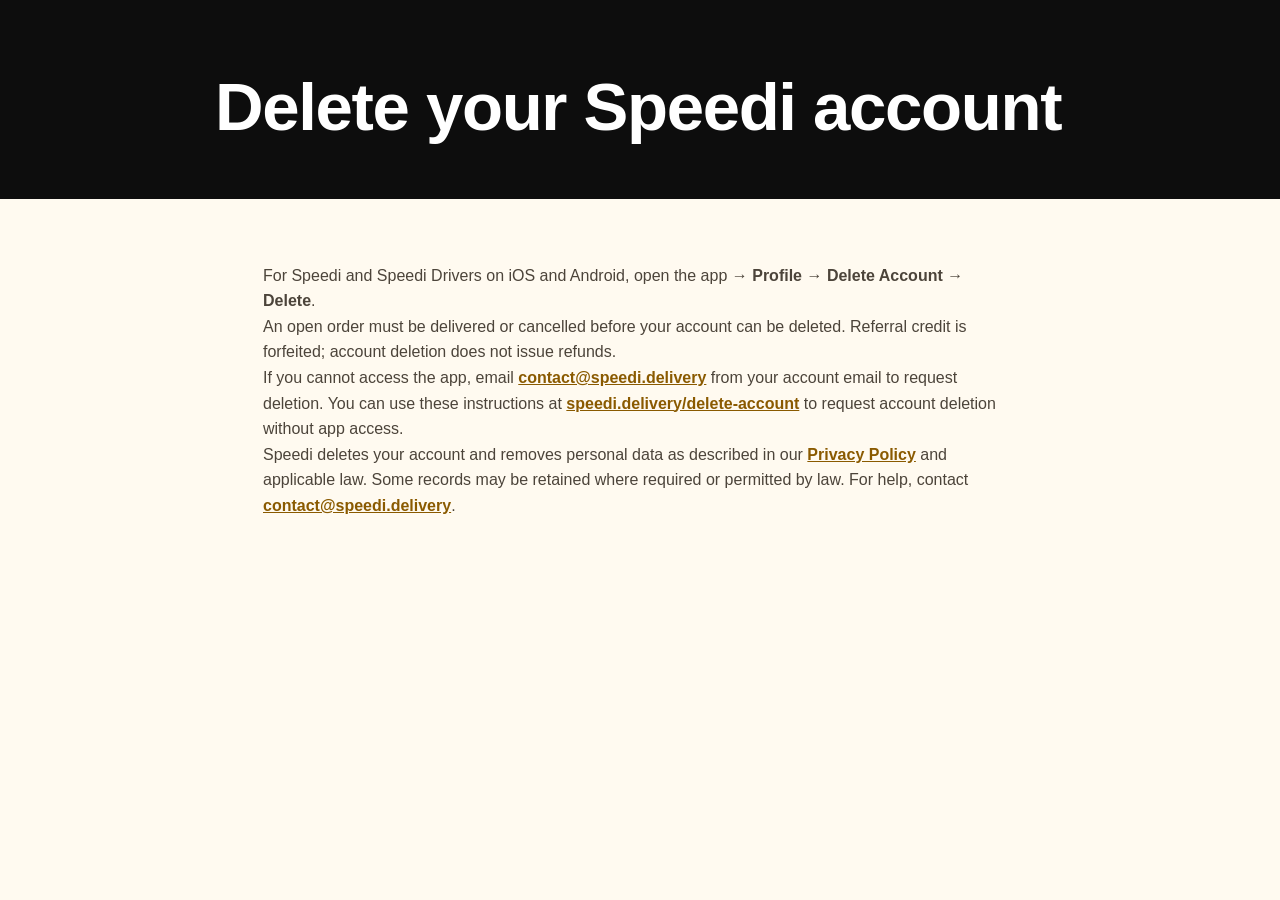
<file: delete-account/index.html>
<!DOCTYPE html>
<html lang="en">
<head>
  <meta charset="UTF-8">
  <meta name="viewport" content="width=device-width, initial-scale=1.0">
  <title>Delete your Speedi account</title>
  <meta name="description" content="How to request deletion of your Speedi or Speedi Drivers account.">
  <link rel="stylesheet" href="/styles.css">
</head>
<body>
  <header class="page-hero">
    <div class="page-hero-inner"><h1>Delete your Speedi account</h1></div>
  </header>
  <main class="policy-page">
    <p>For Speedi and Speedi Drivers on iOS and Android, open the app → <strong>Profile → Delete Account → Delete</strong>.</p>
    <p>An open order must be delivered or cancelled before your account can be deleted. Referral credit is forfeited; account deletion does not issue refunds.</p>
    <p>If you cannot access the app, email <a href="mailto:contact@speedi.delivery">contact@speedi.delivery</a> from your account email to request deletion. You can use these instructions at <a href="/delete-account/">speedi.delivery/delete-account</a> to request account deletion without app access.</p>
    <p>Speedi deletes your account and removes personal data as described in our <a href="/privacy.html">Privacy Policy</a> and applicable law. Some records may be retained where required or permitted by law. For help, contact <a href="mailto:contact@speedi.delivery">contact@speedi.delivery</a>.</p>
  </main>
</body>
</html>
</file>
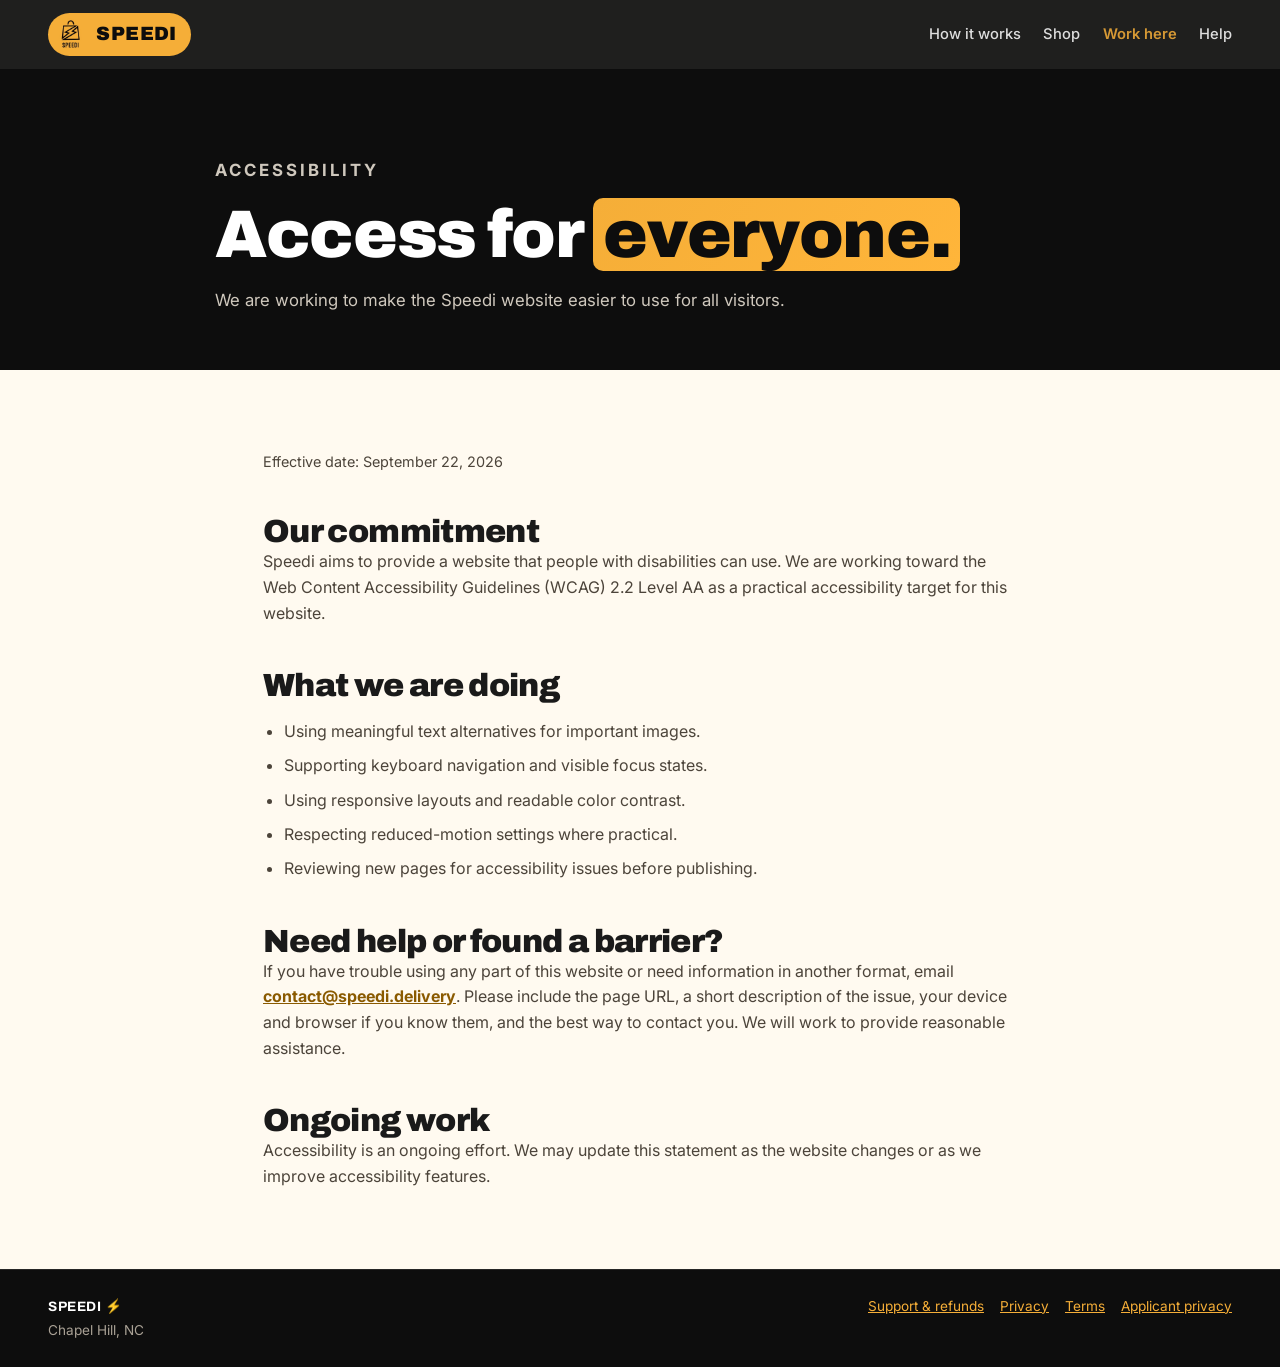
<file: accessibility.html>
<!DOCTYPE html>
<html lang="en">
<head>
<meta charset="UTF-8"><meta name="viewport" content="width=device-width, initial-scale=1.0">
<title>Accessibility Statement — Speedi</title><meta name="description" content="Speedi's commitment to website accessibility.">
<link rel="preconnect" href="https://fonts.googleapis.com"><link href="https://fonts.googleapis.com/css2?family=Archivo:wght@500;700;900&family=Inter:wght@400;500;600&display=swap" rel="stylesheet"><link rel="stylesheet" href="styles.css">
</head>
<body>
<nav class="nav"><a href="index.html" class="nav-logo"><img src="logo.jpg" alt="Speedi logo"><span>SPEEDI</span></a><div class="nav-links"><a href="index.html#how">How it works</a><a href="index.html#products">Shop</a><a href="work.html" class="nav-work">Work here</a><a href="support.html">Help</a></div><button class="nav-burger" aria-label="Menu">☰</button></nav>
<header class="page-hero"><div class="page-hero-inner"><p class="eyebrow">Accessibility</p><h1>Access for <span class="hl">everyone.</span></h1><p>We are working to make the Speedi website easier to use for all visitors.</p></div></header>
<main class="policy-page">
  <p class="policy-meta">Effective date: September 22, 2026</p>
  <h2>Our commitment</h2><p>Speedi aims to provide a website that people with disabilities can use. We are working toward the Web Content Accessibility Guidelines (WCAG) 2.2 Level AA as a practical accessibility target for this website.</p>
  <h2>What we are doing</h2><ul><li>Using meaningful text alternatives for important images.</li><li>Supporting keyboard navigation and visible focus states.</li><li>Using responsive layouts and readable color contrast.</li><li>Respecting reduced-motion settings where practical.</li><li>Reviewing new pages for accessibility issues before publishing.</li></ul>
  <h2>Need help or found a barrier?</h2><p>If you have trouble using any part of this website or need information in another format, email <a href="mailto:contact@speedi.delivery">contact@speedi.delivery</a>. Please include the page URL, a short description of the issue, your device and browser if you know them, and the best way to contact you. We will work to provide reasonable assistance.</p>
  <h2>Ongoing work</h2><p>Accessibility is an ongoing effort. We may update this statement as the website changes or as we improve accessibility features.</p>
</main>
<footer class="footer"><div><strong>SPEEDI ⚡</strong><span>Chapel Hill, NC</span></div><nav class="footer-links" aria-label="Footer"><a href="support.html">Support &amp; refunds</a><a href="privacy.html">Privacy</a><a href="terms.html">Terms</a><a href="applicant-privacy.html">Applicant privacy</a></nav></footer><script src="script.js"></script>
</body>
</html>
</file>
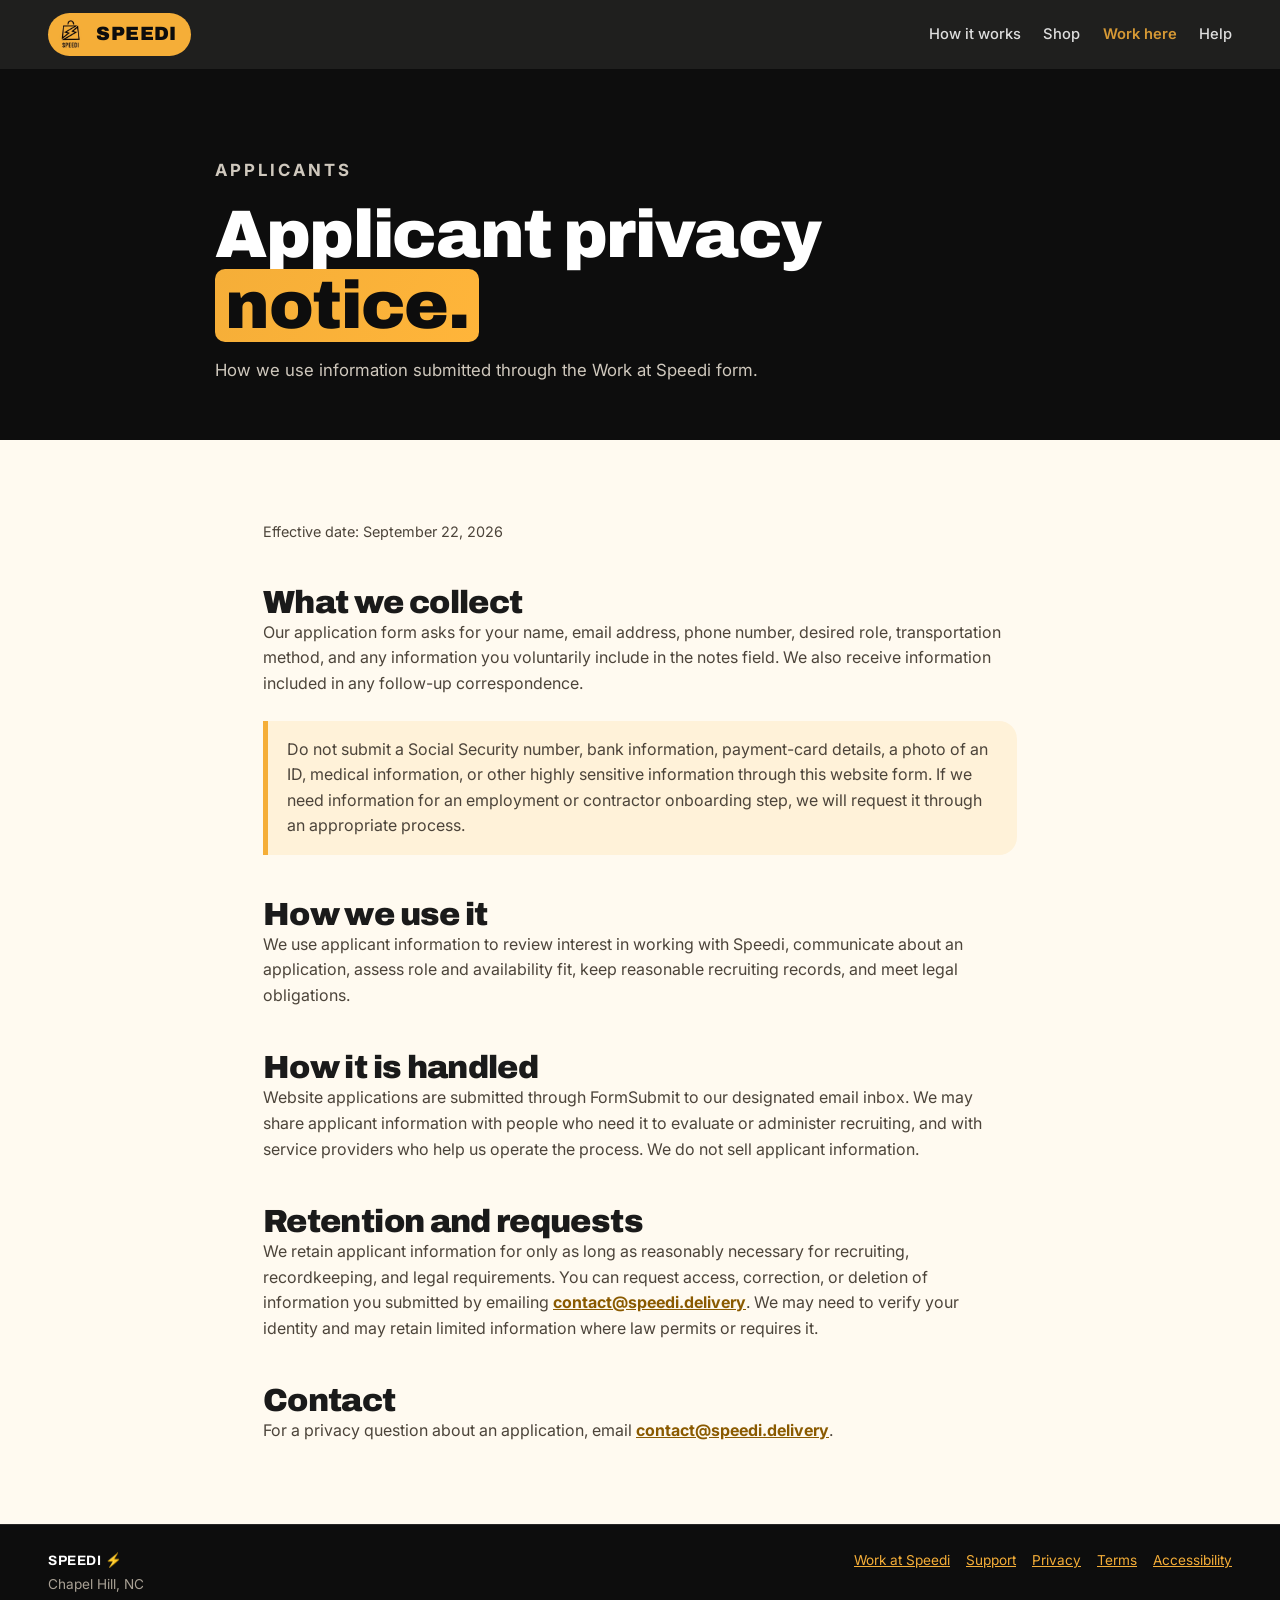
<file: applicant-privacy.html>
<!DOCTYPE html>
<html lang="en">
<head>
<meta charset="UTF-8"><meta name="viewport" content="width=device-width, initial-scale=1.0">
<title>Applicant Privacy Notice — Speedi</title><meta name="description" content="How Speedi handles information submitted in a work application.">
<link rel="preconnect" href="https://fonts.googleapis.com"><link href="https://fonts.googleapis.com/css2?family=Archivo:wght@500;700;900&family=Inter:wght@400;500;600&display=swap" rel="stylesheet"><link rel="stylesheet" href="styles.css">
</head>
<body>
<nav class="nav"><a href="index.html" class="nav-logo"><img src="logo.jpg" alt="Speedi logo"><span>SPEEDI</span></a><div class="nav-links"><a href="index.html#how">How it works</a><a href="index.html#products">Shop</a><a href="work.html" class="nav-work">Work here</a><a href="support.html">Help</a></div><button class="nav-burger" aria-label="Menu">☰</button></nav>
<header class="page-hero"><div class="page-hero-inner"><p class="eyebrow">Applicants</p><h1>Applicant privacy <span class="hl">notice.</span></h1><p>How we use information submitted through the Work at Speedi form.</p></div></header>
<main class="policy-page">
  <p class="policy-meta">Effective date: September 22, 2026</p>
  <h2>What we collect</h2><p>Our application form asks for your name, email address, phone number, desired role, transportation method, and any information you voluntarily include in the notes field. We also receive information included in any follow-up correspondence.</p>
  <div class="policy-callout">Do not submit a Social Security number, bank information, payment-card details, a photo of an ID, medical information, or other highly sensitive information through this website form. If we need information for an employment or contractor onboarding step, we will request it through an appropriate process.</div>
  <h2>How we use it</h2><p>We use applicant information to review interest in working with Speedi, communicate about an application, assess role and availability fit, keep reasonable recruiting records, and meet legal obligations.</p>
  <h2>How it is handled</h2><p>Website applications are submitted through FormSubmit to our designated email inbox. We may share applicant information with people who need it to evaluate or administer recruiting, and with service providers who help us operate the process. We do not sell applicant information.</p>
  <h2>Retention and requests</h2><p>We retain applicant information for only as long as reasonably necessary for recruiting, recordkeeping, and legal requirements. You can request access, correction, or deletion of information you submitted by emailing <a href="mailto:contact@speedi.delivery">contact@speedi.delivery</a>. We may need to verify your identity and may retain limited information where law permits or requires it.</p>
  <h2>Contact</h2><p>For a privacy question about an application, email <a href="mailto:contact@speedi.delivery">contact@speedi.delivery</a>.</p>
</main>
<footer class="footer"><div><strong>SPEEDI ⚡</strong><span>Chapel Hill, NC</span></div><nav class="footer-links" aria-label="Footer"><a href="work.html">Work at Speedi</a><a href="support.html">Support</a><a href="privacy.html">Privacy</a><a href="terms.html">Terms</a><a href="accessibility.html">Accessibility</a></nav></footer><script src="script.js"></script>
</body>
</html>
</file>
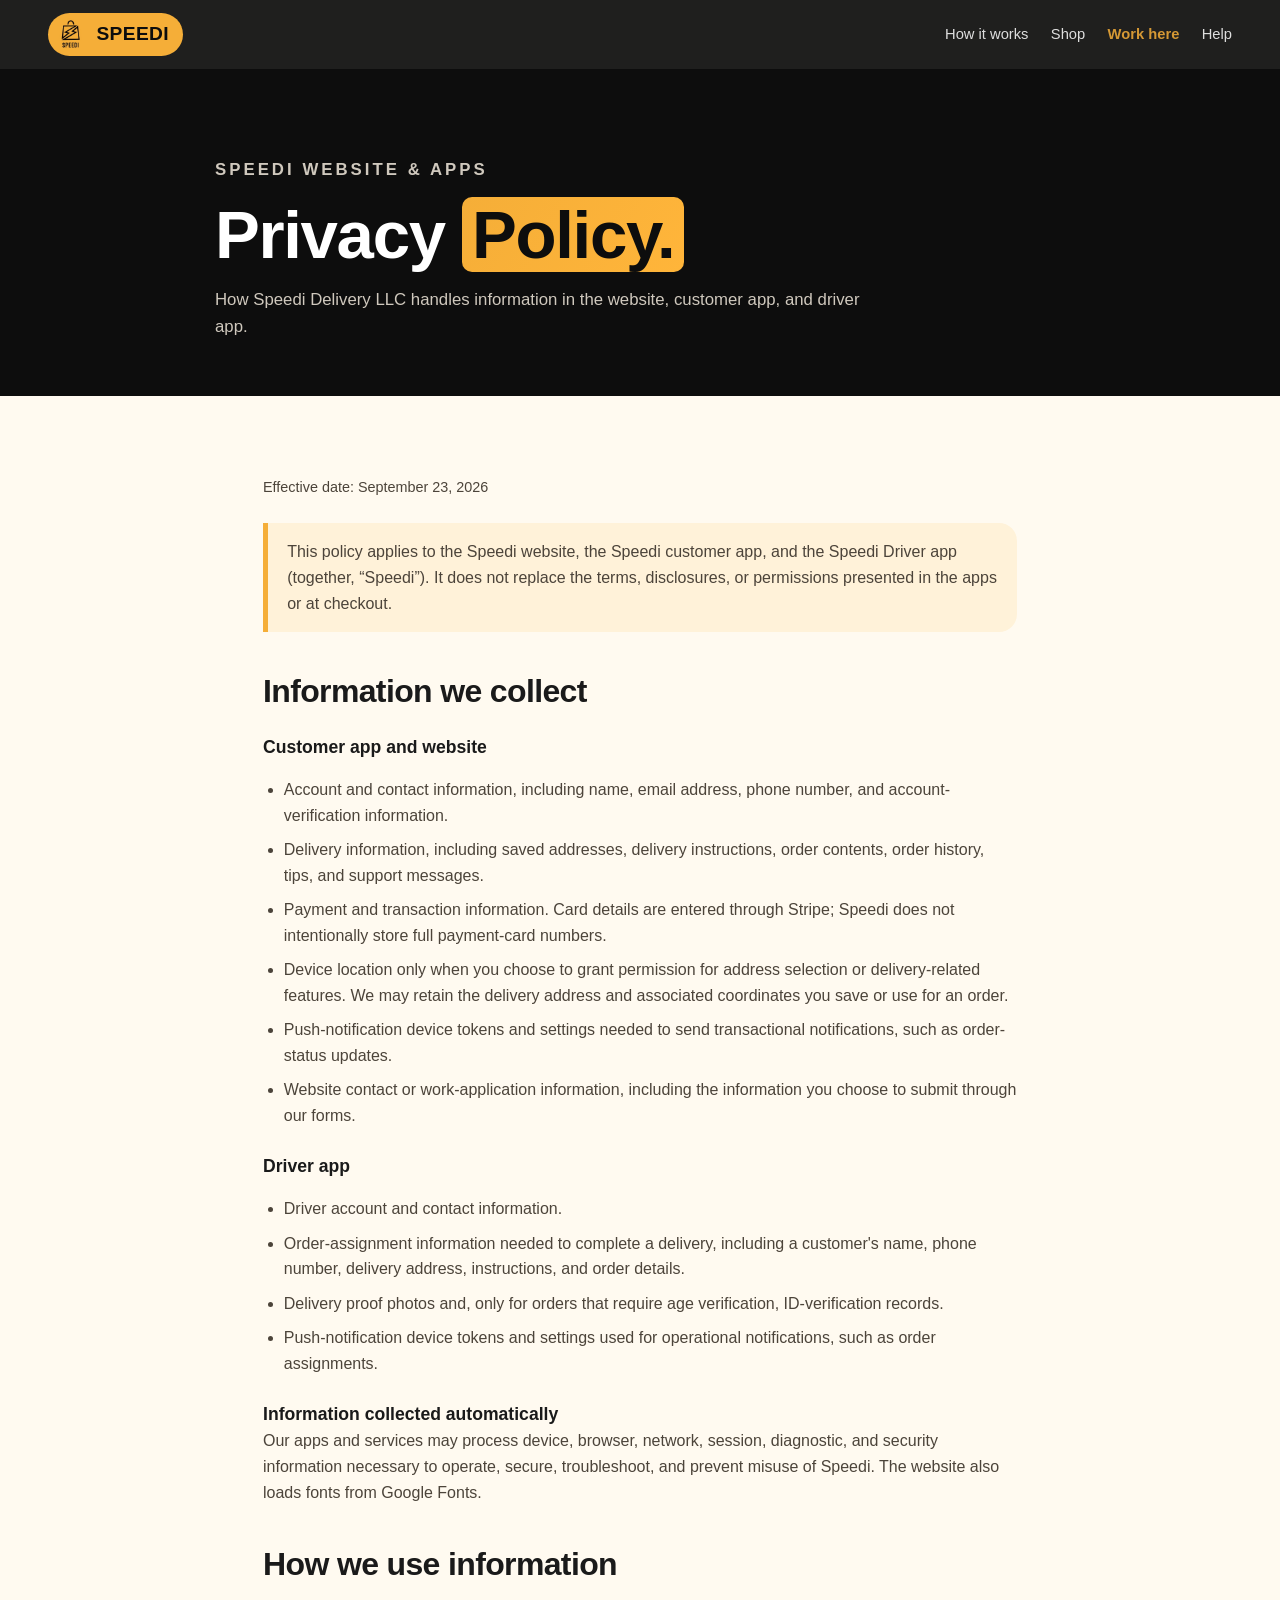
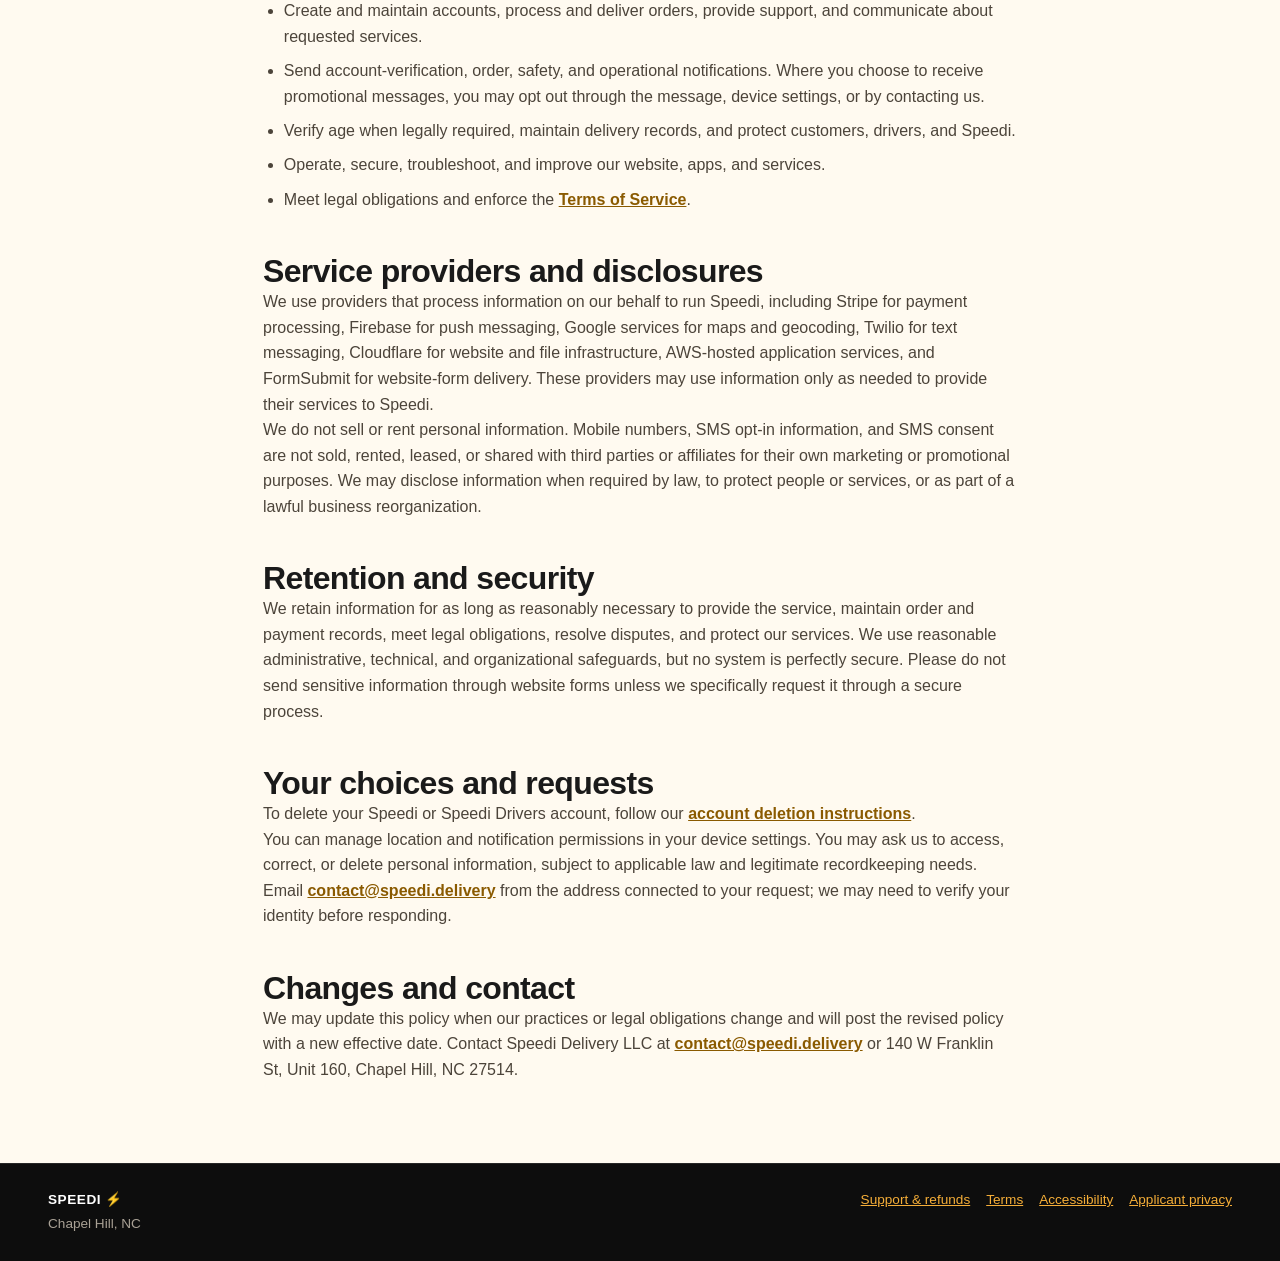
<file: privacy-policy.html>
<!DOCTYPE html>
<html lang="en">
<head>
  <meta charset="UTF-8">
  <meta name="viewport" content="width=device-width, initial-scale=1.0">
  <meta http-equiv="refresh" content="0; url=privacy.html">
  <link rel="canonical" href="privacy.html">
  <title>Redirecting to Speedi Privacy Policy</title>
</head>
<body>
  <p>Redirecting to the <a href="privacy.html">Speedi Privacy Policy</a>…</p>
</body>
</html>
</file>
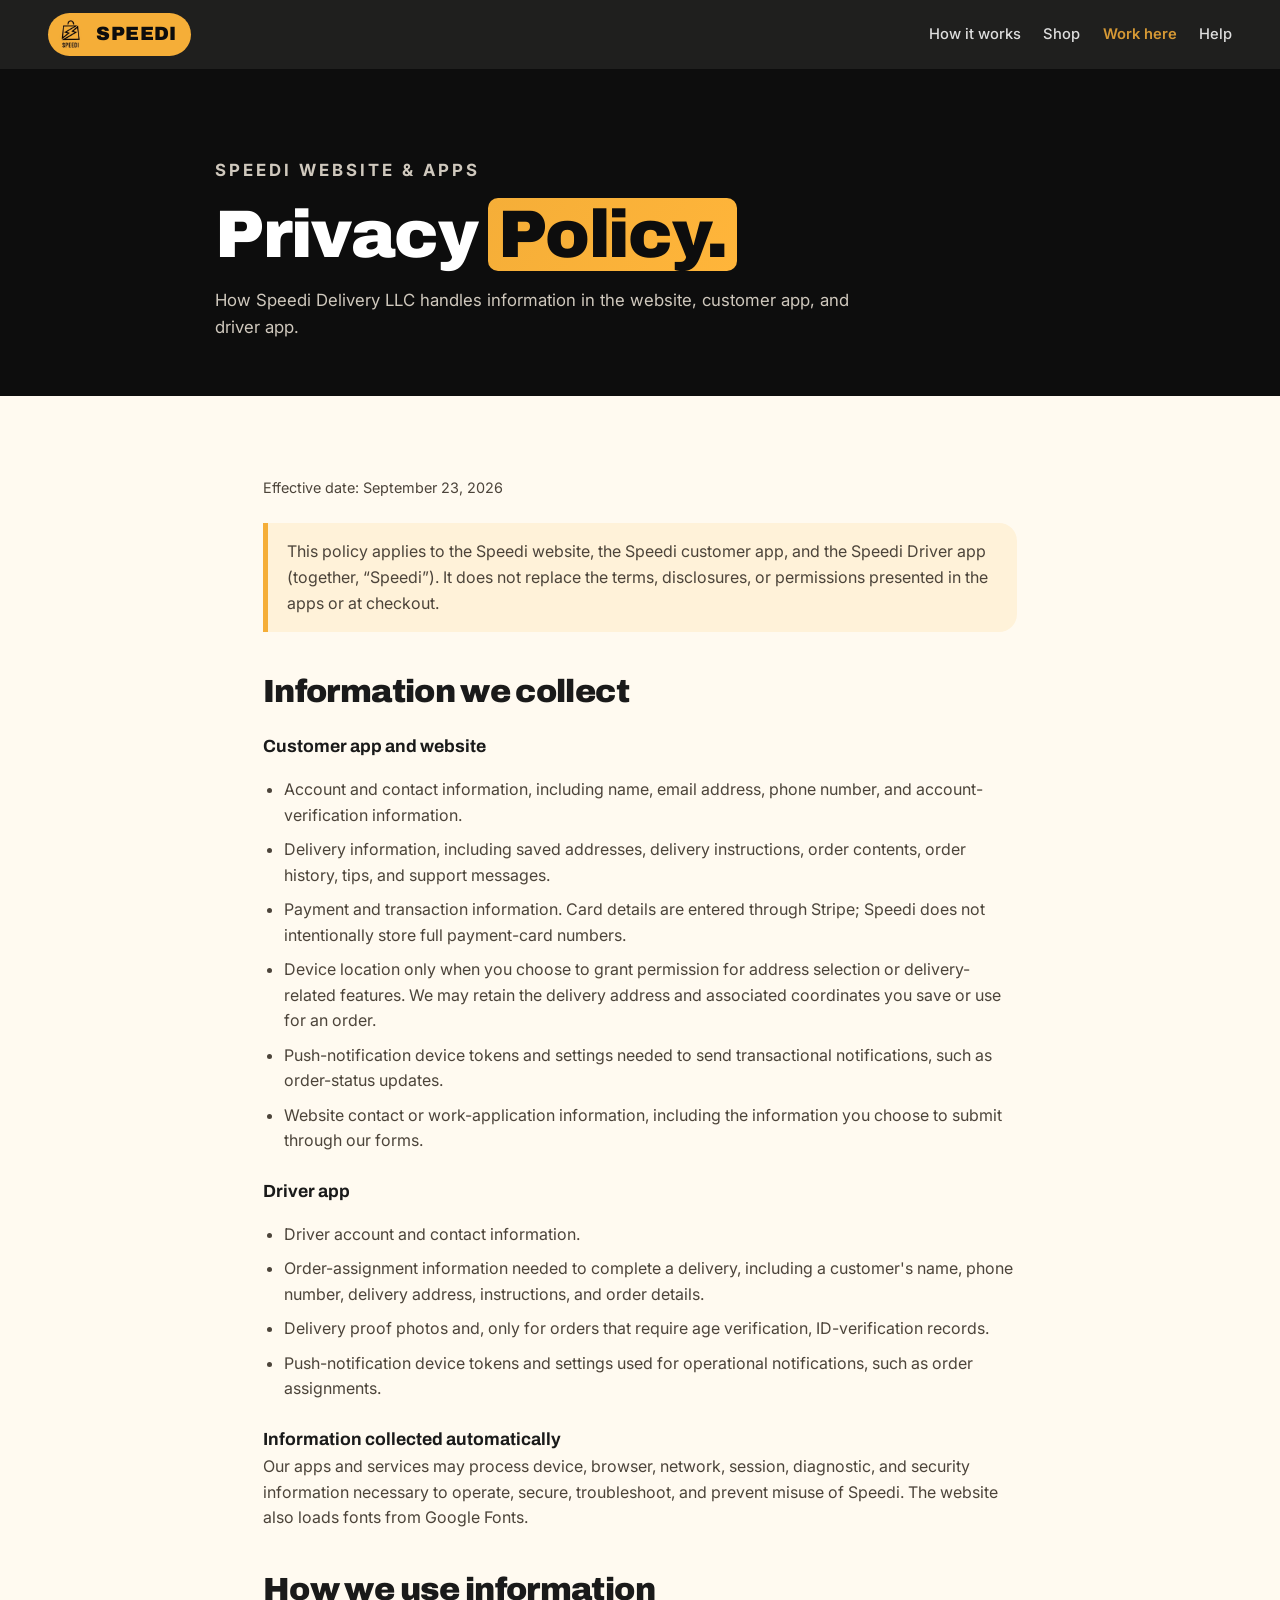
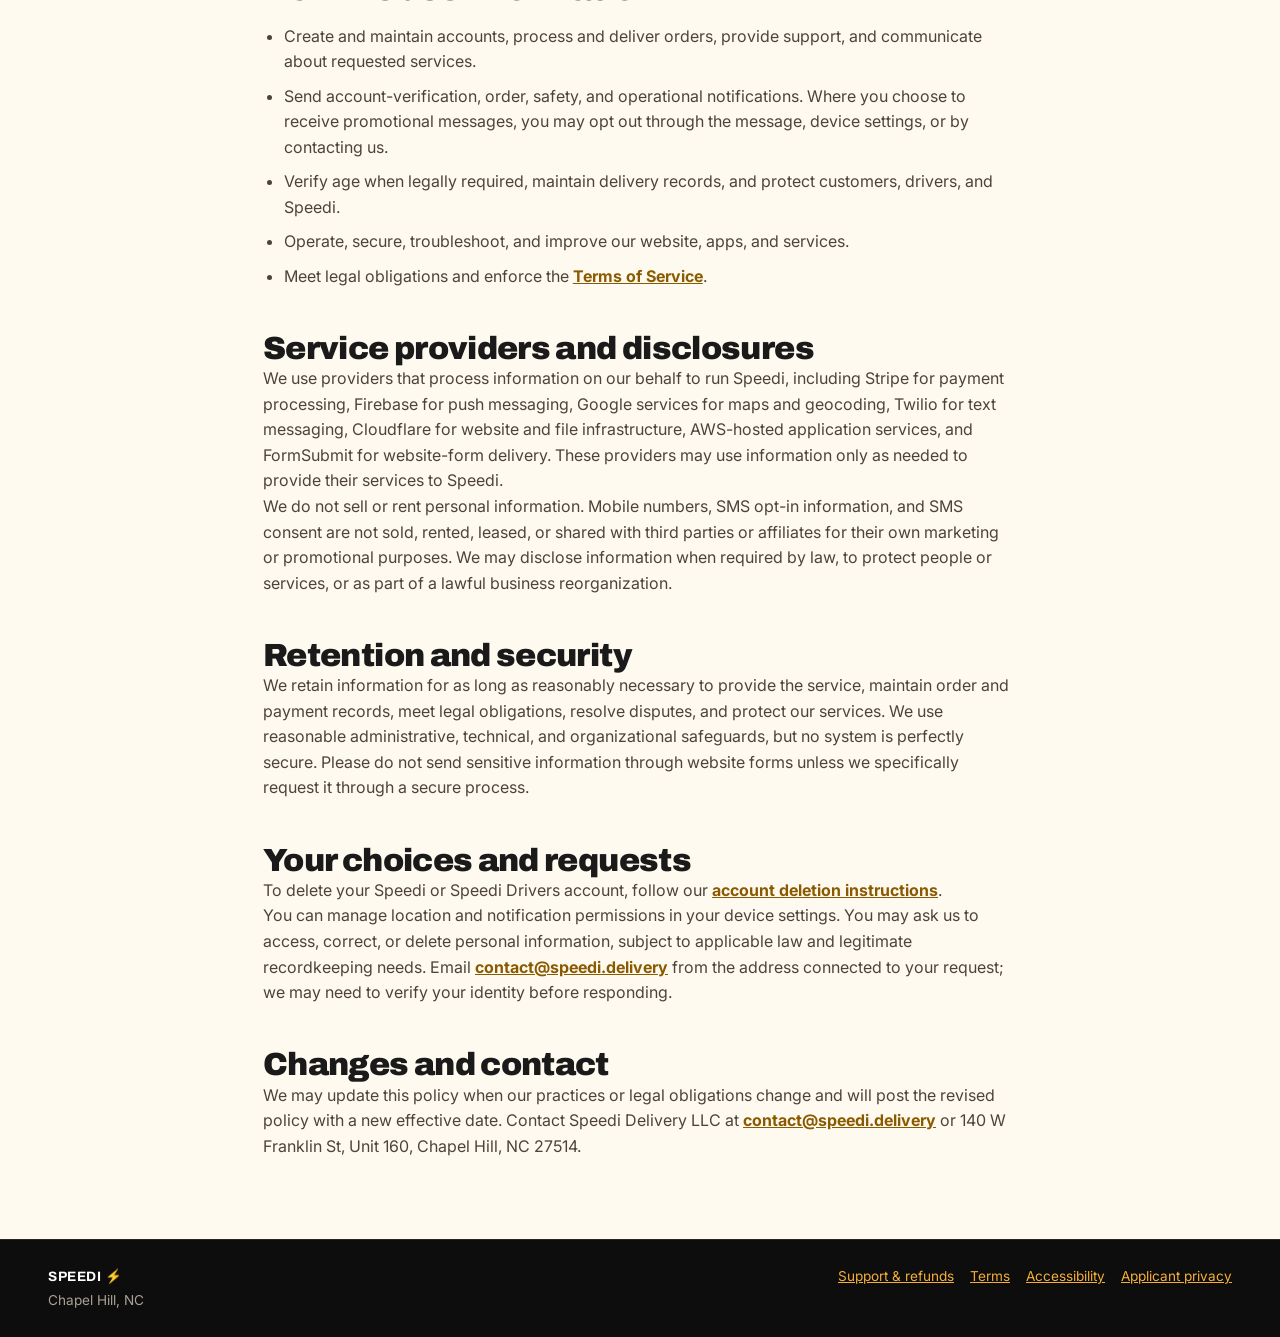
<file: privacy.html>
<!DOCTYPE html>
<html lang="en">
<head>
<meta charset="UTF-8">
<meta name="viewport" content="width=device-width, initial-scale=1.0">
<title>Privacy Policy — Speedi</title>
<meta name="description" content="How Speedi Delivery LLC handles information in its website, customer app, and driver app.">
<link rel="preconnect" href="https://fonts.googleapis.com">
<link href="https://fonts.googleapis.com/css2?family=Archivo:wght@500;700;900&family=Inter:wght@400;500;600&display=swap" rel="stylesheet">
<link rel="stylesheet" href="styles.css">
</head>
<body>
<nav class="nav">
  <a href="index.html" class="nav-logo"><img src="logo.jpg" alt="Speedi logo"><span>SPEEDI</span></a>
  <div class="nav-links">
    <a href="index.html#how">How it works</a><a href="index.html#products">Shop</a><a href="work.html" class="nav-work">Work here</a><a href="support.html">Help</a>
  </div>
  <button class="nav-burger" aria-label="Menu">☰</button>
</nav>
<header class="page-hero"><div class="page-hero-inner"><p class="eyebrow">Speedi website &amp; apps</p><h1>Privacy <span class="hl">Policy.</span></h1><p>How Speedi Delivery LLC handles information in the website, customer app, and driver app.</p></div></header>
<main class="policy-page">
  <p class="policy-meta">Effective date: September 23, 2026</p>
  <div class="policy-callout">This policy applies to the Speedi website, the Speedi customer app, and the Speedi Driver app (together, “Speedi”). It does not replace the terms, disclosures, or permissions presented in the apps or at checkout.</div>
  <h2>Information we collect</h2>
  <h3>Customer app and website</h3>
  <ul><li>Account and contact information, including name, email address, phone number, and account-verification information.</li><li>Delivery information, including saved addresses, delivery instructions, order contents, order history, tips, and support messages.</li><li>Payment and transaction information. Card details are entered through Stripe; Speedi does not intentionally store full payment-card numbers.</li><li>Device location only when you choose to grant permission for address selection or delivery-related features. We may retain the delivery address and associated coordinates you save or use for an order.</li><li>Push-notification device tokens and settings needed to send transactional notifications, such as order-status updates.</li><li>Website contact or work-application information, including the information you choose to submit through our forms.</li></ul>
  <h3>Driver app</h3>
  <ul><li>Driver account and contact information.</li><li>Order-assignment information needed to complete a delivery, including a customer's name, phone number, delivery address, instructions, and order details.</li><li>Delivery proof photos and, only for orders that require age verification, ID-verification records.</li><li>Push-notification device tokens and settings used for operational notifications, such as order assignments.</li></ul>
  <h3>Information collected automatically</h3>
  <p>Our apps and services may process device, browser, network, session, diagnostic, and security information necessary to operate, secure, troubleshoot, and prevent misuse of Speedi. The website also loads fonts from Google Fonts.</p>
  <h2>How we use information</h2>
  <ul><li>Create and maintain accounts, process and deliver orders, provide support, and communicate about requested services.</li><li>Send account-verification, order, safety, and operational notifications. Where you choose to receive promotional messages, you may opt out through the message, device settings, or by contacting us.</li><li>Verify age when legally required, maintain delivery records, and protect customers, drivers, and Speedi.</li><li>Operate, secure, troubleshoot, and improve our website, apps, and services.</li><li>Meet legal obligations and enforce the <a href="terms.html">Terms of Service</a>.</li></ul>
  <h2>Service providers and disclosures</h2>
  <p>We use providers that process information on our behalf to run Speedi, including Stripe for payment processing, Firebase for push messaging, Google services for maps and geocoding, Twilio for text messaging, Cloudflare for website and file infrastructure, AWS-hosted application services, and FormSubmit for website-form delivery. These providers may use information only as needed to provide their services to Speedi.</p>
  <p>We do not sell or rent personal information. Mobile numbers, SMS opt-in information, and SMS consent are not sold, rented, leased, or shared with third parties or affiliates for their own marketing or promotional purposes. We may disclose information when required by law, to protect people or services, or as part of a lawful business reorganization.</p>
  <h2>Retention and security</h2>
  <p>We retain information for as long as reasonably necessary to provide the service, maintain order and payment records, meet legal obligations, resolve disputes, and protect our services. We use reasonable administrative, technical, and organizational safeguards, but no system is perfectly secure. Please do not send sensitive information through website forms unless we specifically request it through a secure process.</p>
  <h2>Your choices and requests</h2>
  <p>To delete your Speedi or Speedi Drivers account, follow our <a href="/delete-account/">account deletion instructions</a>.</p>
  <p>You can manage location and notification permissions in your device settings. You may ask us to access, correct, or delete personal information, subject to applicable law and legitimate recordkeeping needs. Email <a href="mailto:contact@speedi.delivery">contact@speedi.delivery</a> from the address connected to your request; we may need to verify your identity before responding.</p>
  <h2>Changes and contact</h2>
  <p>We may update this policy when our practices or legal obligations change and will post the revised policy with a new effective date. Contact Speedi Delivery LLC at <a href="mailto:contact@speedi.delivery">contact@speedi.delivery</a> or 140 W Franklin St, Unit 160, Chapel Hill, NC 27514.</p>
</main>
<footer class="footer"><div><strong>SPEEDI ⚡</strong><span>Chapel Hill, NC</span></div><nav class="footer-links" aria-label="Footer"><a href="support.html">Support &amp; refunds</a><a href="terms.html">Terms</a><a href="accessibility.html">Accessibility</a><a href="applicant-privacy.html">Applicant privacy</a></nav></footer>
<script src="script.js"></script>
</body>
</html>
</file>
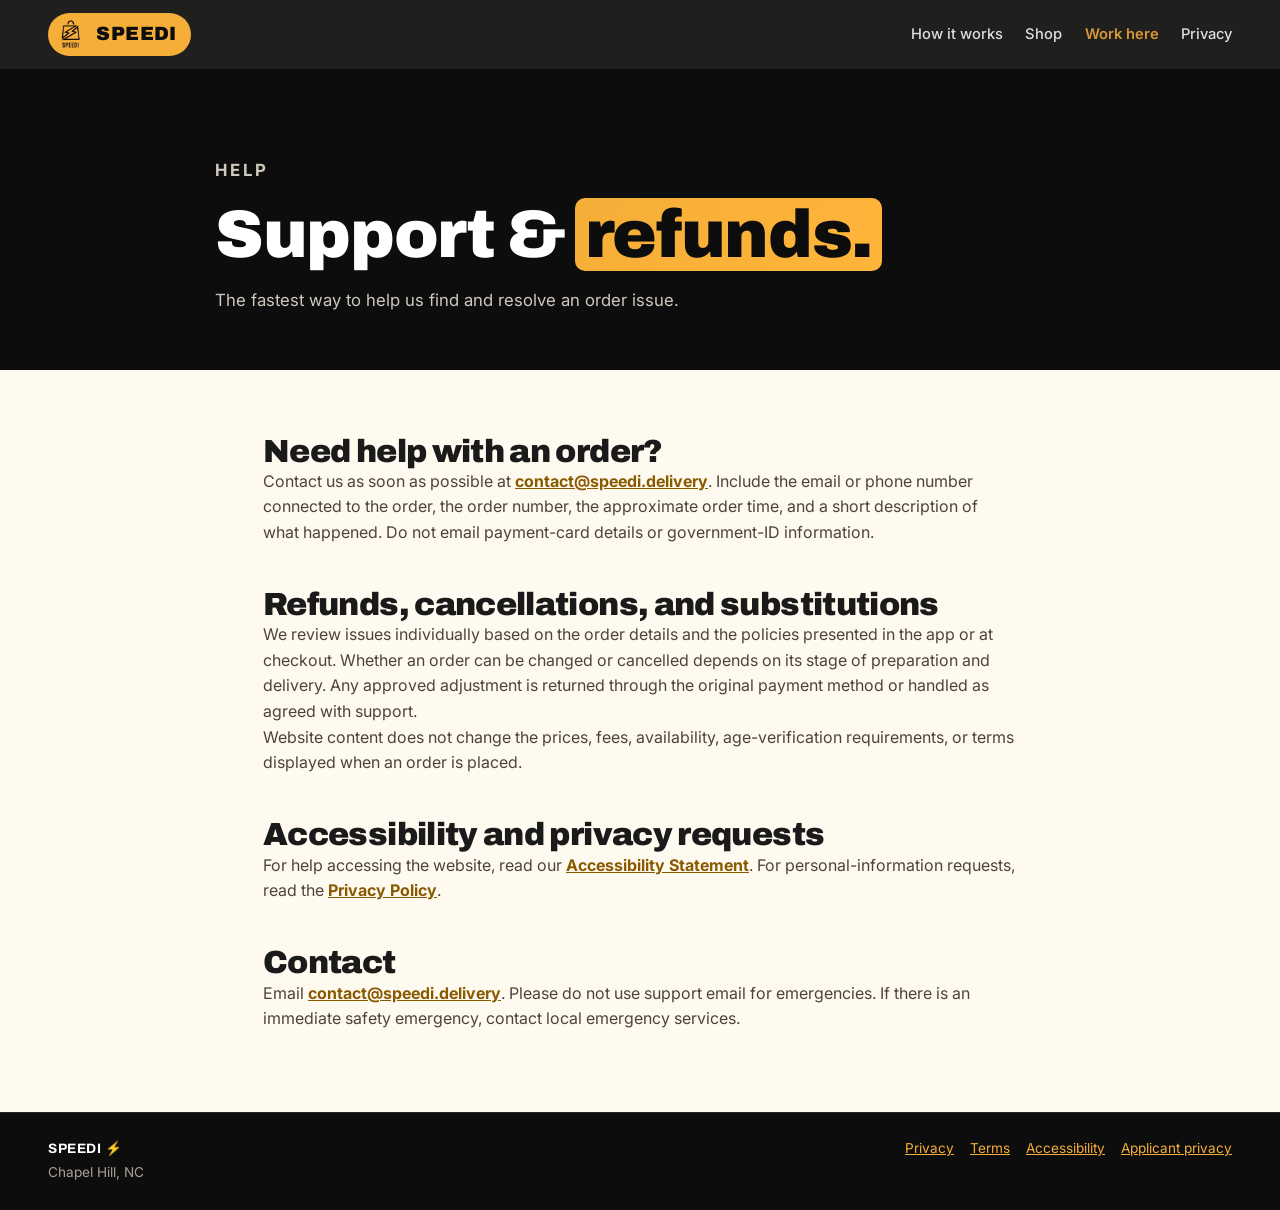
<file: support.html>
<!DOCTYPE html>
<html lang="en">
<head>
<meta charset="UTF-8"><meta name="viewport" content="width=device-width, initial-scale=1.0">
<title>Support & Refunds — Speedi</title><meta name="description" content="Get help with a Speedi order or website request.">
<link rel="preconnect" href="https://fonts.googleapis.com"><link href="https://fonts.googleapis.com/css2?family=Archivo:wght@500;700;900&family=Inter:wght@400;500;600&display=swap" rel="stylesheet"><link rel="stylesheet" href="styles.css">
</head>
<body>
<nav class="nav"><a href="index.html" class="nav-logo"><img src="logo.jpg" alt="Speedi logo"><span>SPEEDI</span></a><div class="nav-links"><a href="index.html#how">How it works</a><a href="index.html#products">Shop</a><a href="work.html" class="nav-work">Work here</a><a href="privacy.html">Privacy</a></div><button class="nav-burger" aria-label="Menu">☰</button></nav>
<header class="page-hero"><div class="page-hero-inner"><p class="eyebrow">Help</p><h1>Support &amp; <span class="hl">refunds.</span></h1><p>The fastest way to help us find and resolve an order issue.</p></div></header>
<main class="policy-page">
  <h2>Need help with an order?</h2><p>Contact us as soon as possible at <a href="mailto:contact@speedi.delivery">contact@speedi.delivery</a>. Include the email or phone number connected to the order, the order number, the approximate order time, and a short description of what happened. Do not email payment-card details or government-ID information.</p>
  <h2>Refunds, cancellations, and substitutions</h2><p>We review issues individually based on the order details and the policies presented in the app or at checkout. Whether an order can be changed or cancelled depends on its stage of preparation and delivery. Any approved adjustment is returned through the original payment method or handled as agreed with support.</p>
  <p>Website content does not change the prices, fees, availability, age-verification requirements, or terms displayed when an order is placed.</p>
  <h2>Accessibility and privacy requests</h2><p>For help accessing the website, read our <a href="accessibility.html">Accessibility Statement</a>. For personal-information requests, read the <a href="privacy.html">Privacy Policy</a>.</p>
  <h2>Contact</h2><p>Email <a href="mailto:contact@speedi.delivery">contact@speedi.delivery</a>. Please do not use support email for emergencies. If there is an immediate safety emergency, contact local emergency services.</p>
</main>
<footer class="footer"><div><strong>SPEEDI ⚡</strong><span>Chapel Hill, NC</span></div><nav class="footer-links" aria-label="Footer"><a href="privacy.html">Privacy</a><a href="terms.html">Terms</a><a href="accessibility.html">Accessibility</a><a href="applicant-privacy.html">Applicant privacy</a></nav></footer><script src="script.js"></script>
</body>
</html>
</file>
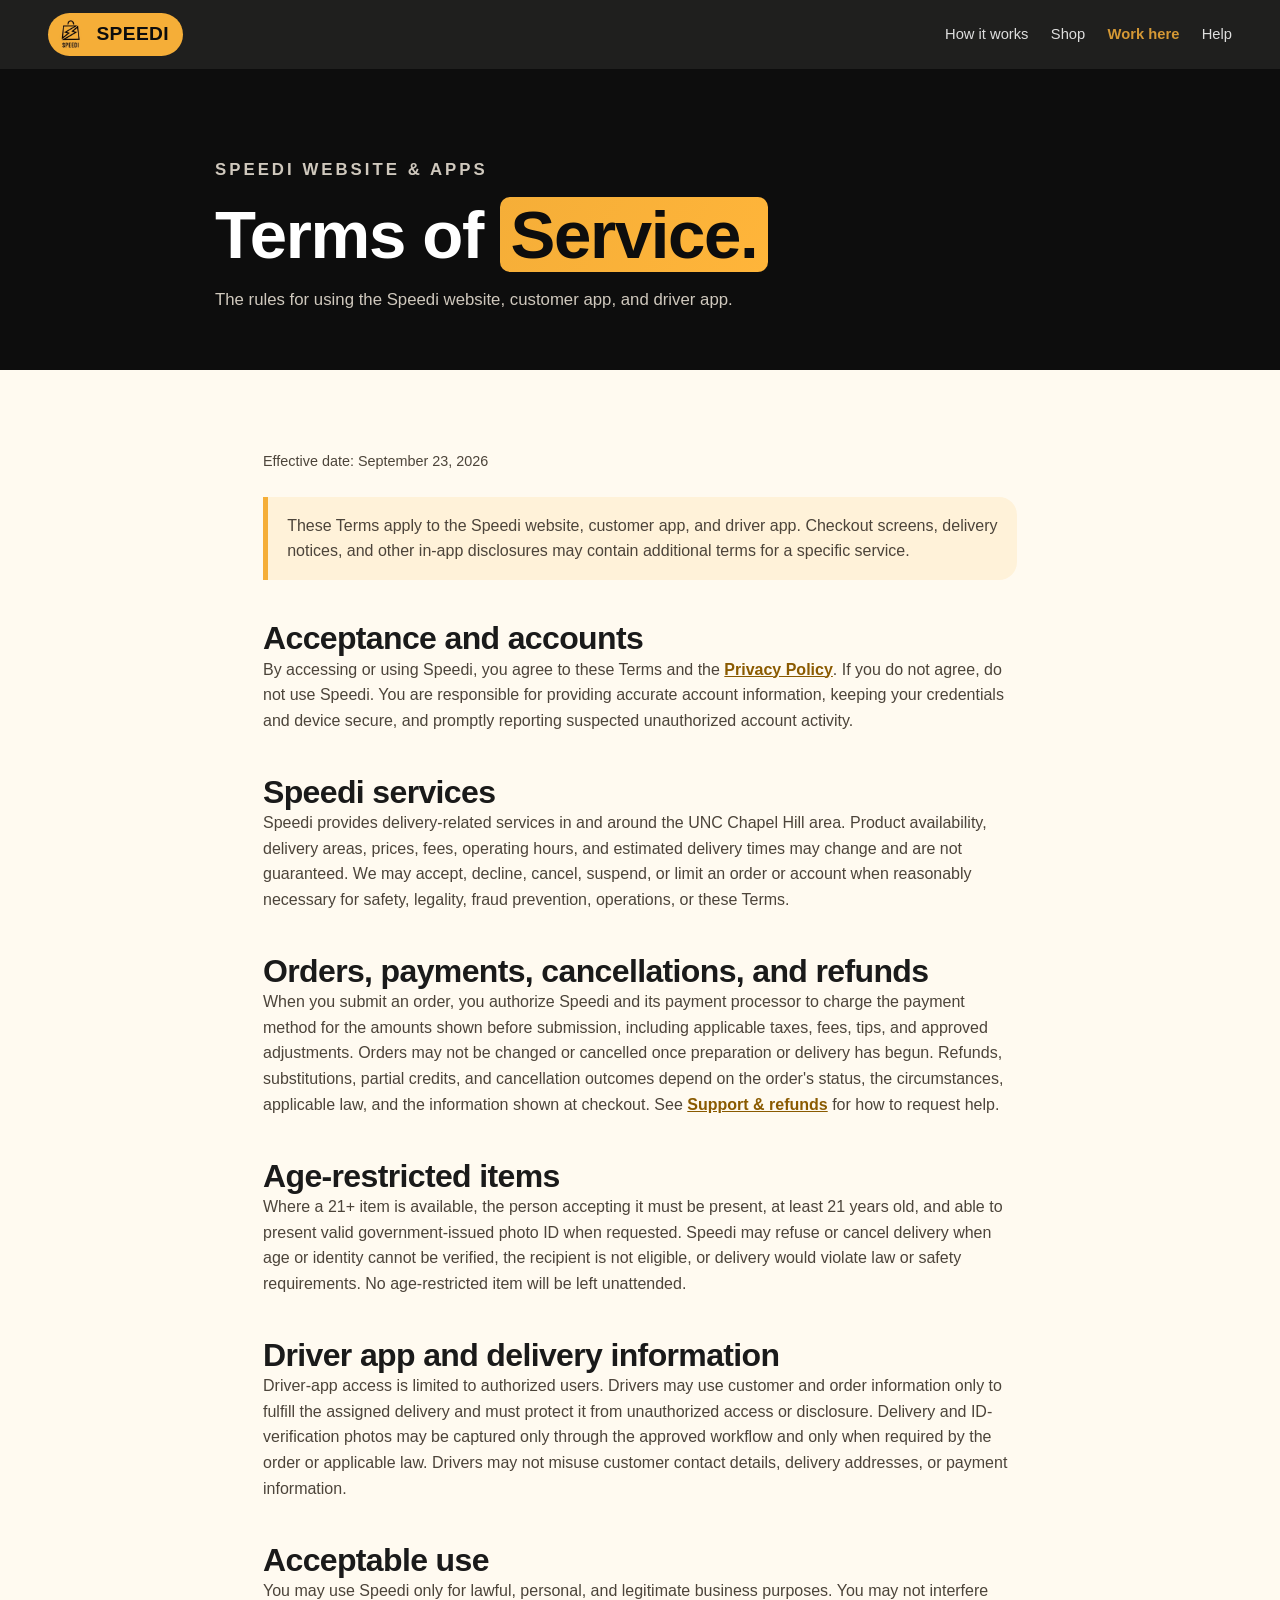
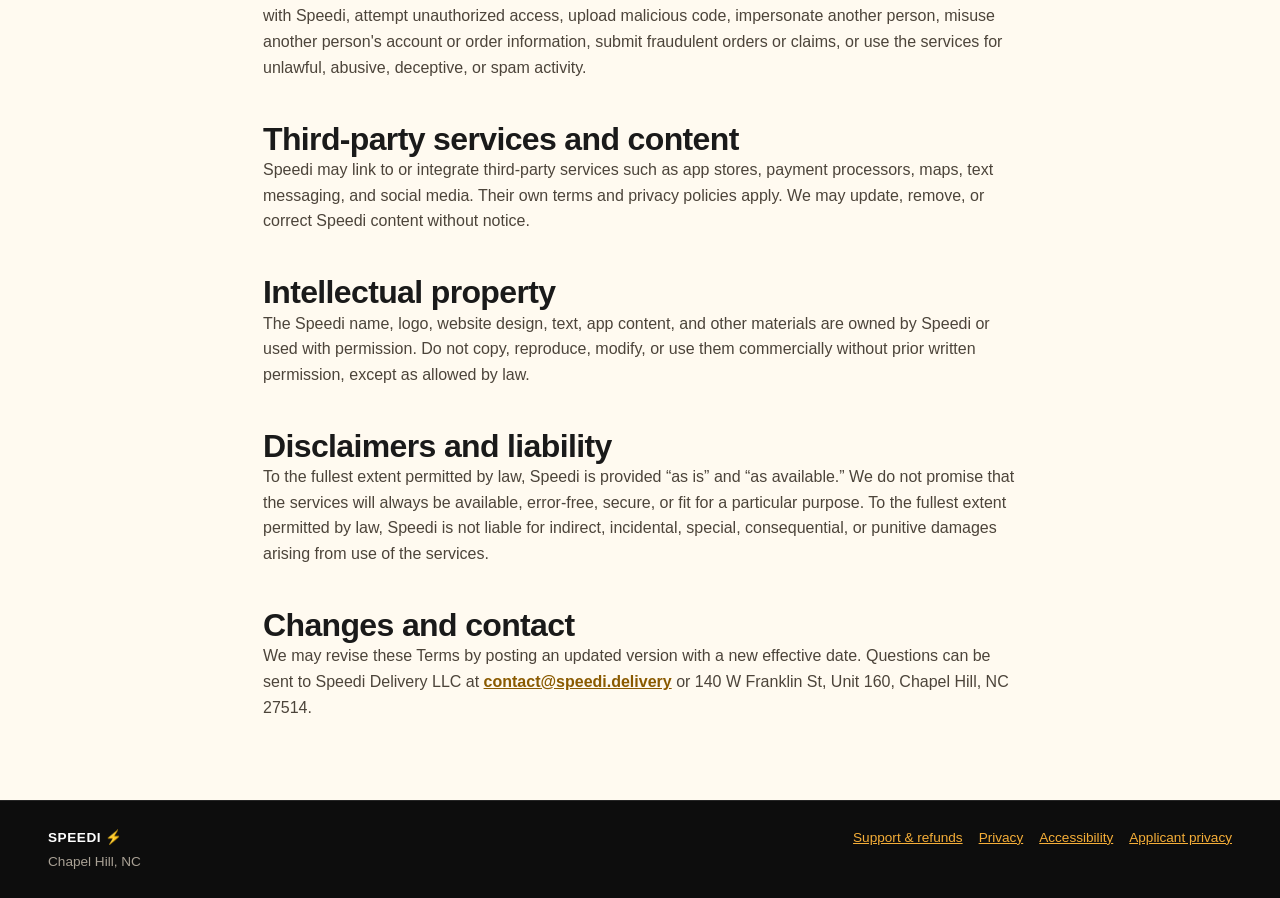
<file: terms-conditions.html>
<!DOCTYPE html>
<html lang="en">
<head>
  <meta charset="UTF-8">
  <meta name="viewport" content="width=device-width, initial-scale=1.0">
  <meta http-equiv="refresh" content="0; url=terms.html">
  <link rel="canonical" href="terms.html">
  <title>Redirecting to Speedi Terms &amp; Conditions</title>
</head>
<body>
  <p>Redirecting to the <a href="terms.html">Speedi Terms &amp; Conditions</a>…</p>
</body>
</html>
</file>
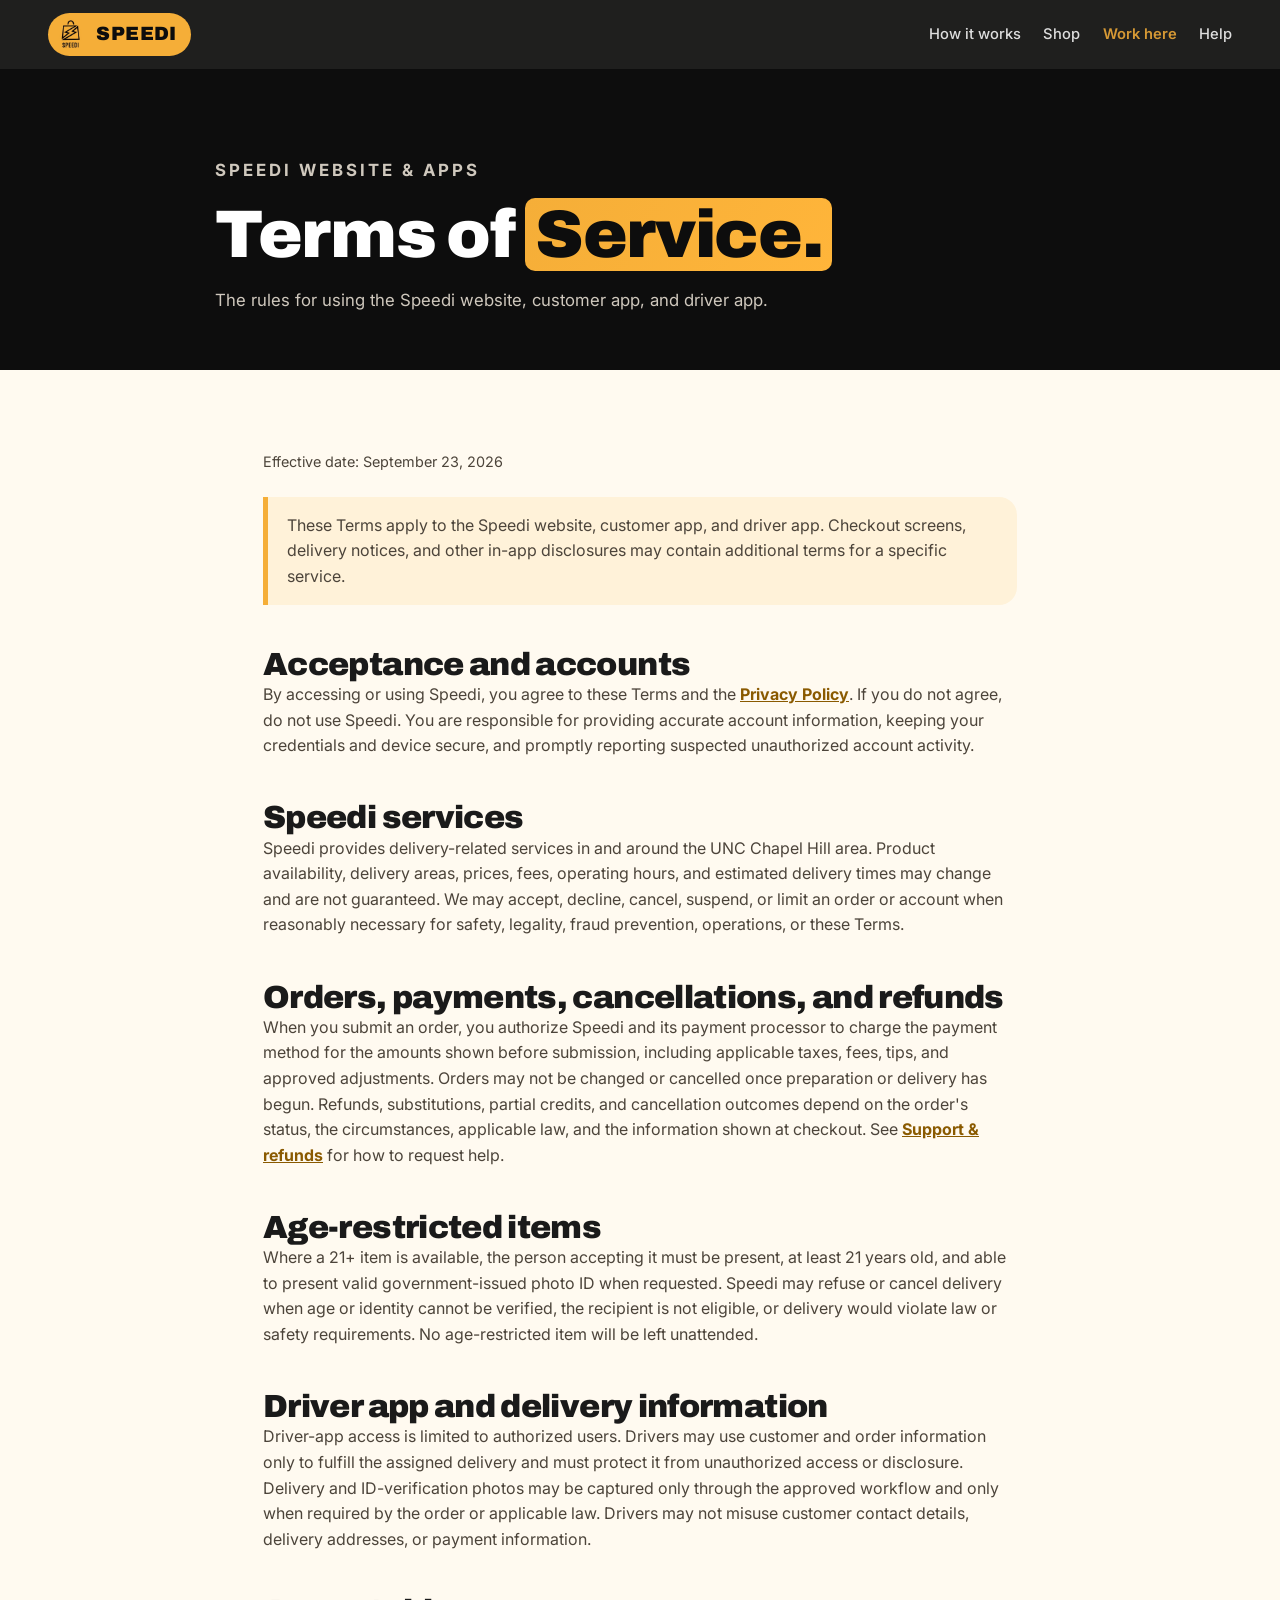
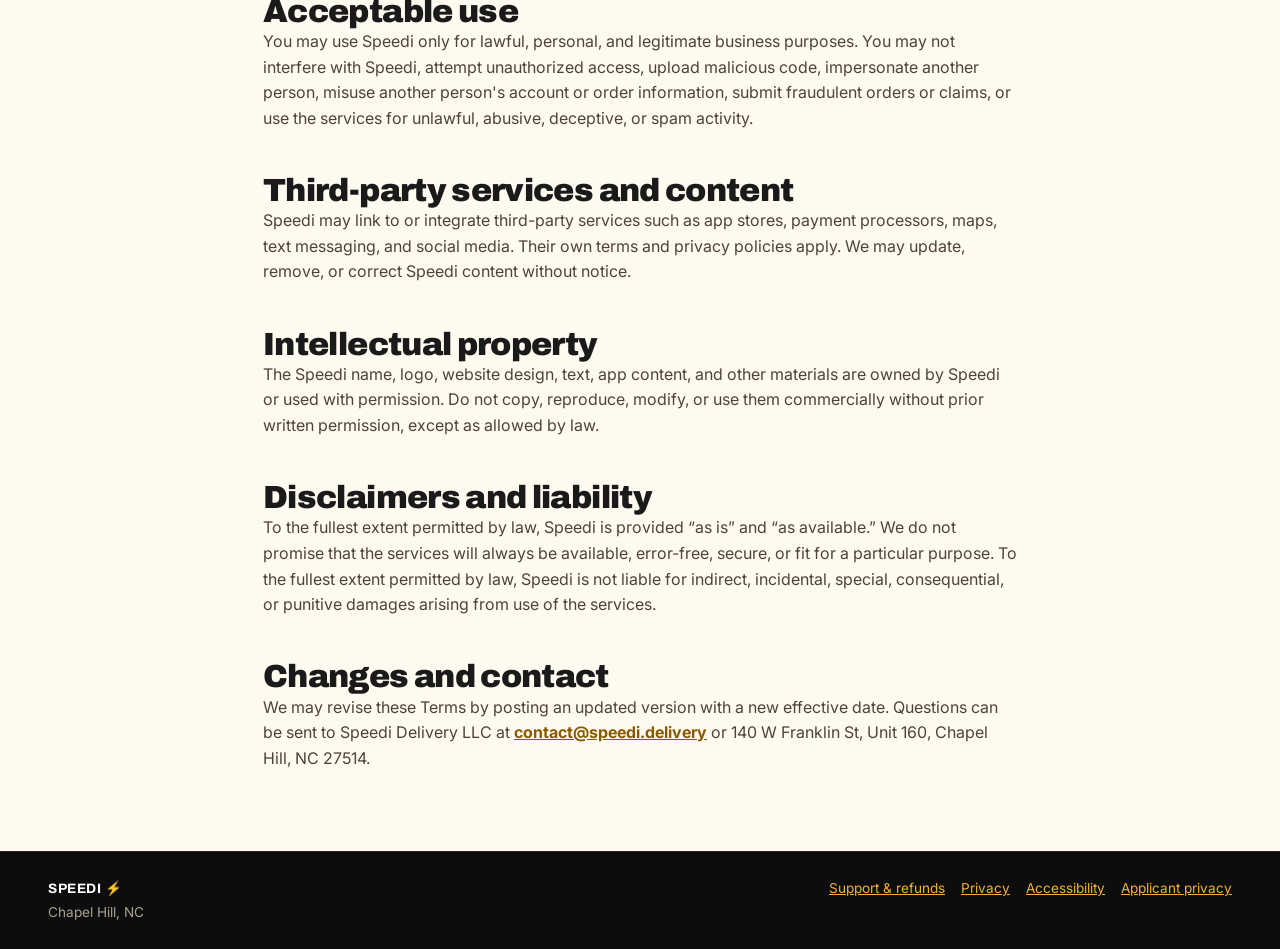
<file: terms.html>
<!DOCTYPE html>
<html lang="en">
<head>
<meta charset="UTF-8"><meta name="viewport" content="width=device-width, initial-scale=1.0">
<title>Terms of Service — Speedi</title><meta name="description" content="Terms for using the Speedi website, customer app, and driver app.">
<link rel="preconnect" href="https://fonts.googleapis.com"><link href="https://fonts.googleapis.com/css2?family=Archivo:wght@500;700;900&family=Inter:wght@400;500;600&display=swap" rel="stylesheet"><link rel="stylesheet" href="styles.css">
</head>
<body>
<nav class="nav"><a href="index.html" class="nav-logo"><img src="logo.jpg" alt="Speedi logo"><span>SPEEDI</span></a><div class="nav-links"><a href="index.html#how">How it works</a><a href="index.html#products">Shop</a><a href="work.html" class="nav-work">Work here</a><a href="support.html">Help</a></div><button class="nav-burger" aria-label="Menu">☰</button></nav>
<header class="page-hero"><div class="page-hero-inner"><p class="eyebrow">Speedi website &amp; apps</p><h1>Terms of <span class="hl">Service.</span></h1><p>The rules for using the Speedi website, customer app, and driver app.</p></div></header>
<main class="policy-page">
  <p class="policy-meta">Effective date: September 23, 2026</p>
  <div class="policy-callout">These Terms apply to the Speedi website, customer app, and driver app. Checkout screens, delivery notices, and other in-app disclosures may contain additional terms for a specific service.</div>
  <h2>Acceptance and accounts</h2><p>By accessing or using Speedi, you agree to these Terms and the <a href="privacy.html">Privacy Policy</a>. If you do not agree, do not use Speedi. You are responsible for providing accurate account information, keeping your credentials and device secure, and promptly reporting suspected unauthorized account activity.</p>
  <h2>Speedi services</h2><p>Speedi provides delivery-related services in and around the UNC Chapel Hill area. Product availability, delivery areas, prices, fees, operating hours, and estimated delivery times may change and are not guaranteed. We may accept, decline, cancel, suspend, or limit an order or account when reasonably necessary for safety, legality, fraud prevention, operations, or these Terms.</p>
  <h2>Orders, payments, cancellations, and refunds</h2><p>When you submit an order, you authorize Speedi and its payment processor to charge the payment method for the amounts shown before submission, including applicable taxes, fees, tips, and approved adjustments. Orders may not be changed or cancelled once preparation or delivery has begun. Refunds, substitutions, partial credits, and cancellation outcomes depend on the order's status, the circumstances, applicable law, and the information shown at checkout. See <a href="support.html">Support &amp; refunds</a> for how to request help.</p>
  <h2>Age-restricted items</h2><p>Where a 21+ item is available, the person accepting it must be present, at least 21 years old, and able to present valid government-issued photo ID when requested. Speedi may refuse or cancel delivery when age or identity cannot be verified, the recipient is not eligible, or delivery would violate law or safety requirements. No age-restricted item will be left unattended.</p>
  <h2>Driver app and delivery information</h2><p>Driver-app access is limited to authorized users. Drivers may use customer and order information only to fulfill the assigned delivery and must protect it from unauthorized access or disclosure. Delivery and ID-verification photos may be captured only through the approved workflow and only when required by the order or applicable law. Drivers may not misuse customer contact details, delivery addresses, or payment information.</p>
  <h2>Acceptable use</h2><p>You may use Speedi only for lawful, personal, and legitimate business purposes. You may not interfere with Speedi, attempt unauthorized access, upload malicious code, impersonate another person, misuse another person's account or order information, submit fraudulent orders or claims, or use the services for unlawful, abusive, deceptive, or spam activity.</p>
  <h2>Third-party services and content</h2><p>Speedi may link to or integrate third-party services such as app stores, payment processors, maps, text messaging, and social media. Their own terms and privacy policies apply. We may update, remove, or correct Speedi content without notice.</p>
  <h2>Intellectual property</h2><p>The Speedi name, logo, website design, text, app content, and other materials are owned by Speedi or used with permission. Do not copy, reproduce, modify, or use them commercially without prior written permission, except as allowed by law.</p>
  <h2>Disclaimers and liability</h2><p>To the fullest extent permitted by law, Speedi is provided “as is” and “as available.” We do not promise that the services will always be available, error-free, secure, or fit for a particular purpose. To the fullest extent permitted by law, Speedi is not liable for indirect, incidental, special, consequential, or punitive damages arising from use of the services.</p>
  <h2>Changes and contact</h2><p>We may revise these Terms by posting an updated version with a new effective date. Questions can be sent to Speedi Delivery LLC at <a href="mailto:contact@speedi.delivery">contact@speedi.delivery</a> or 140 W Franklin St, Unit 160, Chapel Hill, NC 27514.</p>
</main>
<footer class="footer"><div><strong>SPEEDI ⚡</strong><span>Chapel Hill, NC</span></div><nav class="footer-links" aria-label="Footer"><a href="support.html">Support &amp; refunds</a><a href="privacy.html">Privacy</a><a href="accessibility.html">Accessibility</a><a href="applicant-privacy.html">Applicant privacy</a></nav></footer><script src="script.js"></script>
</body>
</html>
</file>
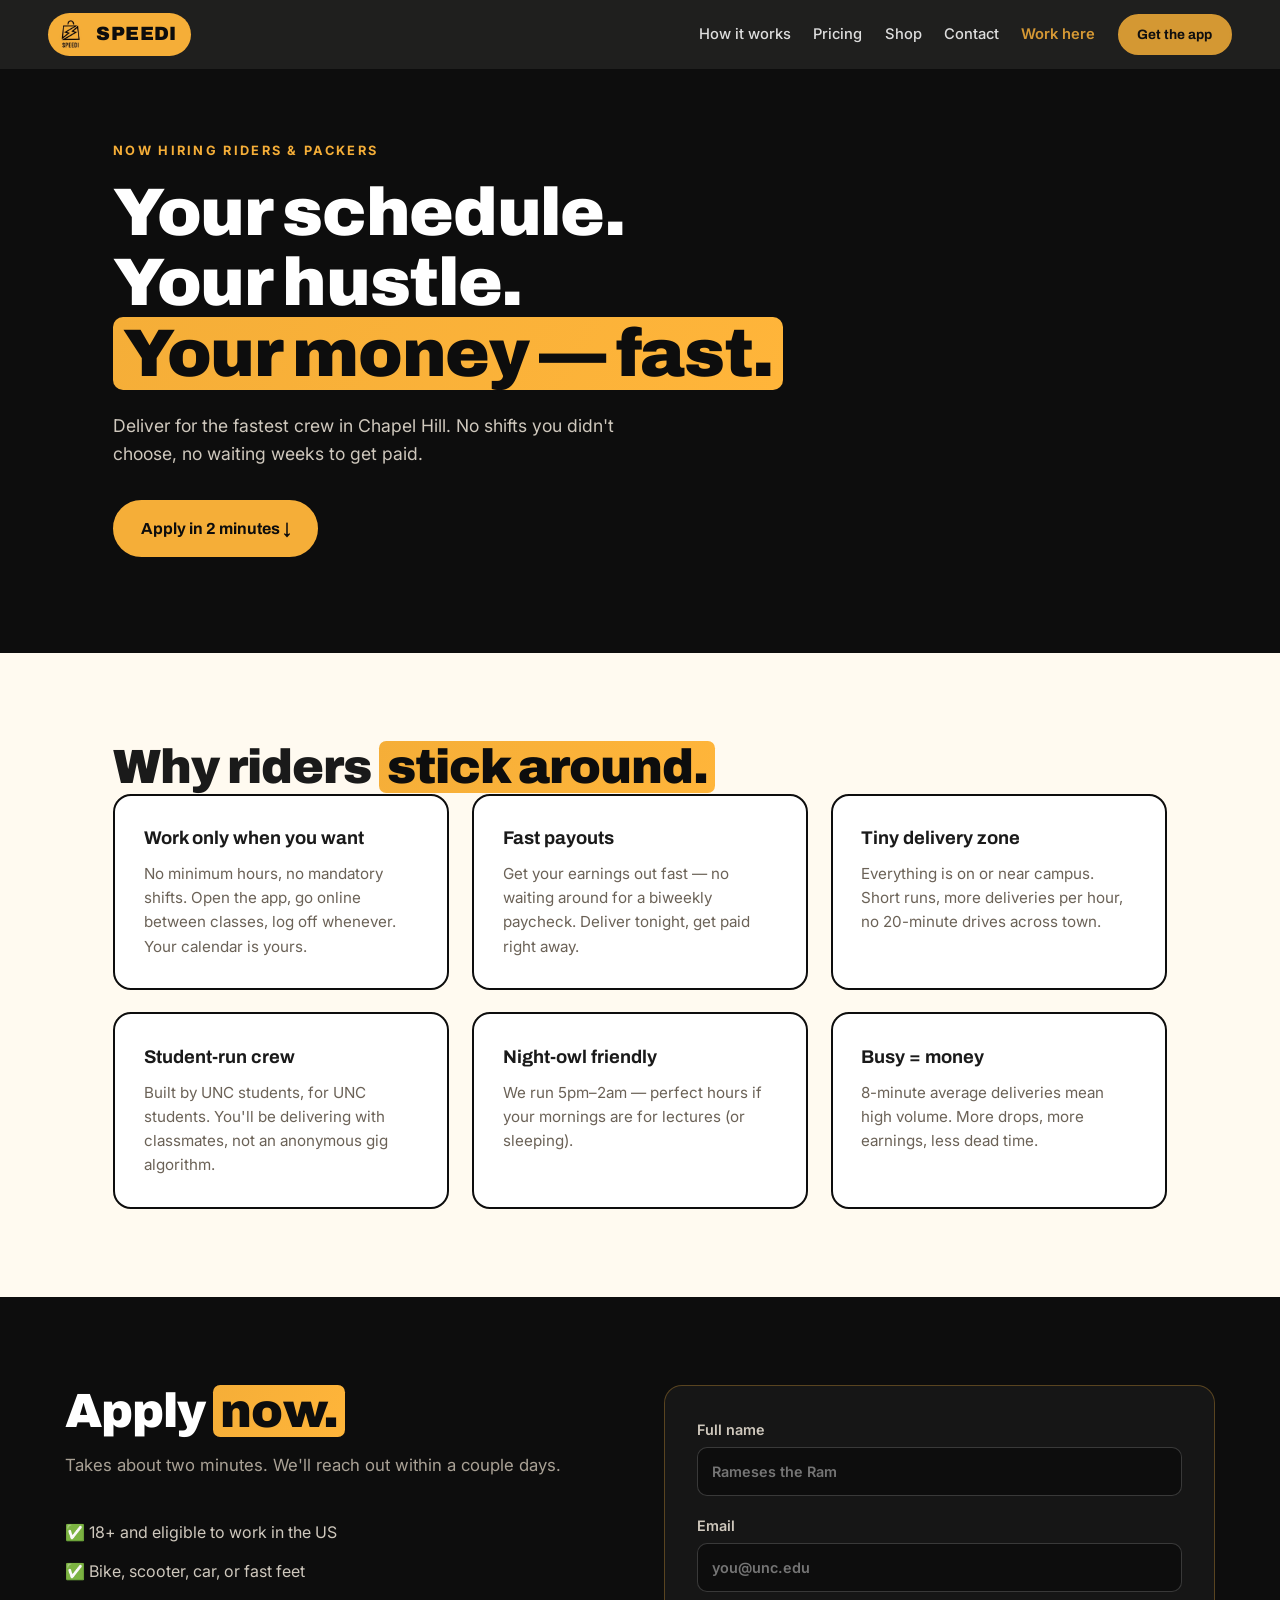
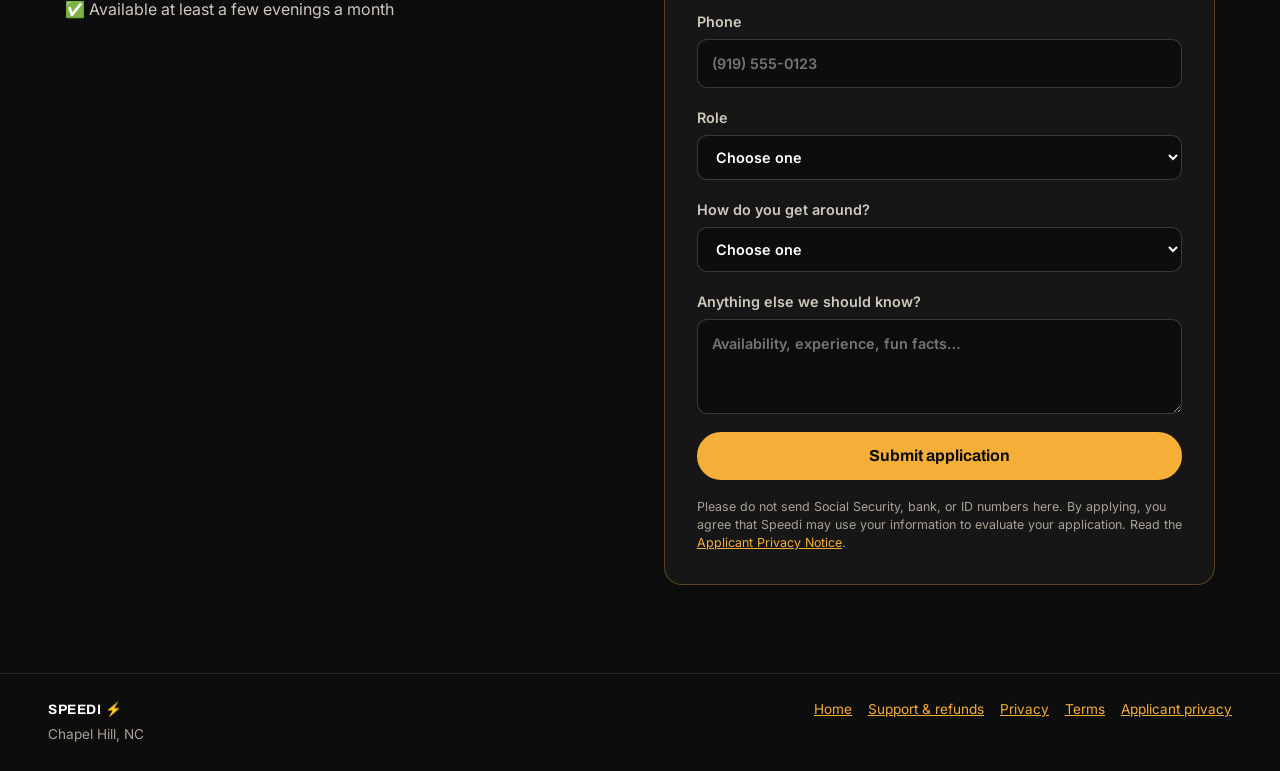
<file: work.html>
<!DOCTYPE html>
<html lang="en">
<head>
<meta charset="UTF-8">
<meta name="viewport" content="width=device-width, initial-scale=1.0">
<title>Work at Speedi — Ride when you want, get paid fast</title>
<meta name="description" content="Apply to work with Speedi in Chapel Hill as a delivery rider or order packer.">
<link rel="preconnect" href="https://fonts.googleapis.com">
<link href="https://fonts.googleapis.com/css2?family=Archivo:wght@500;700;900&family=Inter:wght@400;500;600&display=swap" rel="stylesheet">
<link rel="stylesheet" href="styles.css">
</head>
<body>

<nav class="nav">
  <a href="index.html" class="nav-logo"><img src="logo.jpg" alt="Speedi logo"><span>SPEEDI</span></a>
  <div class="nav-links">
    <a href="index.html#how">How it works</a>
    <a href="index.html#pricing">Pricing</a>
    <a href="index.html#products">Shop</a>
    <a href="index.html#contact">Contact</a>
    <a href="work.html" class="nav-work">Work here</a>
    <a href="index.html#download" class="btn btn-sm">Get the app</a>
  </div>
  <button class="nav-burger" aria-label="Menu">☰</button>
</nav>

<header class="hero work-hero">
  <div class="hero-inner one-col">
    <div class="hero-copy reveal">
      <p class="eyebrow">Now hiring riders & packers</p>
      <h1>Your schedule.<br>Your hustle.<br><span class="hl">Your money — fast.</span></h1>
      <p class="hero-sub">Deliver for the fastest crew in Chapel Hill. No shifts you didn't choose, no waiting weeks to get paid.</p>
      <a href="#apply" class="btn">Apply in 2 minutes ↓</a>
    </div>
  </div>
</header>

<section class="section">
  <h2 class="reveal">Why riders <span class="hl">stick around.</span></h2>
  <div class="perk-grid">
    <div class="perk reveal">      <h3>Work only when you want</h3>
      <p>No minimum hours, no mandatory shifts. Open the app, go online between classes, log off whenever. Your calendar is yours.</p>
    </div>
    <div class="perk reveal delay-1">      <h3>Fast payouts</h3>
      <p>Get your earnings out fast — no waiting around for a biweekly paycheck. Deliver tonight, get paid right away.</p>
    </div>
    <div class="perk reveal delay-2">      <h3>Tiny delivery zone</h3>
      <p>Everything is on or near campus. Short runs, more deliveries per hour, no 20-minute drives across town.</p>
    </div>
    <div class="perk reveal">      <h3>Student-run crew</h3>
      <p>Built by UNC students, for UNC students. You'll be delivering with classmates, not an anonymous gig algorithm.</p>
    </div>
    <div class="perk reveal delay-1">      <h3>Night-owl friendly</h3>
      <p>We run 5pm–2am — perfect hours if your mornings are for lectures (or sleeping).</p>
    </div>
    <div class="perk reveal delay-2">      <h3>Busy = money</h3>
      <p>8-minute average deliveries mean high volume. More drops, more earnings, less dead time.</p>
    </div>
  </div>
</section>

<section class="section dark" id="apply">
  <div class="contact-wrap">
    <div class="reveal">
      <h2>Apply <span class="hl">now.</span></h2>
      <p class="section-sub">Takes about two minutes. We'll reach out within a couple days.</p>
      <ul class="contact-info">
        <li>✅ 18+ and eligible to work in the US</li>
        <li>✅ Bike, scooter, car, or fast feet</li>
        <li>✅ Available at least a few evenings a month</li>
      </ul>
    </div>
    <form class="form reveal delay-1" id="applyForm" novalidate>
      <label>Full name<input type="text" name="name" required placeholder="Rameses the Ram"></label>
      <label>Email<input type="email" name="email" required placeholder="you@unc.edu"></label>
      <label>Phone<input type="tel" name="phone" required placeholder="(919) 555-0123"></label>
      <label>Role
        <select name="role" required>
          <option value="" disabled selected>Choose one</option>
          <option>Delivery rider</option>
          <option>Order packer</option>
          <option>Either — put me where I'm needed</option>
        </select>
      </label>
      <label>How do you get around?
        <select name="transport" required>
          <option value="" disabled selected>Choose one</option>
          <option>Bike</option>
          <option>E-scooter / e-bike</option>
          <option>Car</option>
          <option>On foot</option>
        </select>
      </label>
      <label>Anything else we should know?<textarea name="notes" rows="3" placeholder="Availability, experience, fun facts…"></textarea></label>
      <button class="btn" type="submit">Submit application</button>
      <p class="form-privacy">Please do not send Social Security, bank, or ID numbers here. By applying, you agree that Speedi may use your information to evaluate your application. Read the <a href="applicant-privacy.html">Applicant Privacy Notice</a>.</p>
      <p class="form-note" hidden>Application received! We'll be in touch soon. ⚡</p>
    </form>
  </div>
</section>

<footer class="footer">
  <div>
    <strong>SPEEDI ⚡</strong>
    <span>Chapel Hill, NC</span>
  </div>
  <nav class="footer-links" aria-label="Footer">
    <a href="index.html">Home</a>
    <a href="support.html">Support &amp; refunds</a>
    <a href="privacy.html">Privacy</a>
    <a href="terms.html">Terms</a>
    <a href="applicant-privacy.html">Applicant privacy</a>
  </nav>
</footer>

<script src="script.js"></script>
</body>
</html>
</file>
<file: styles.css>
:root{
  --yellow:#F5AE38;
  --yellow-bright:#FFB53A;
  --black:#0d0d0d;
  --ink:#1a1a1a;
  --paper:#fffaf0;
  --gray:#6b6257;
  --radius:18px;
}
*{margin:0;padding:0;box-sizing:border-box}
html{scroll-behavior:smooth}
body{font-family:'Inter',sans-serif;color:var(--ink);background:var(--paper);line-height:1.6;overflow-x:hidden}
h1,h2,h3,h4,.nav-logo,.btn{font-family:'Archivo',sans-serif}
h1{font-size:clamp(2.4rem,6vw,4.2rem);font-weight:900;line-height:1.05;letter-spacing:-.02em}
h2{font-size:clamp(1.8rem,4.5vw,3rem);font-weight:900;line-height:1.1;letter-spacing:-.02em}
.hl{background:linear-gradient(120deg,var(--yellow) 0%,var(--yellow-bright) 100%);padding:0 .15em;border-radius:.15em;box-decoration-break:clone;-webkit-box-decoration-break:clone;color:var(--black)}
.dark .hl{color:var(--black)}
.strike{text-decoration:line-through;text-decoration-color:var(--yellow);text-decoration-thickness:.12em;opacity:.7}
a{color:inherit}
a:focus-visible,button:focus-visible,input:focus-visible,textarea:focus-visible,select:focus-visible{outline:3px solid var(--yellow);outline-offset:3px}

/* Scroll reveal */
.reveal{opacity:0;transform:translateY(34px);transition:opacity .7s ease,transform .7s cubic-bezier(.2,.7,.3,1)}
.reveal.in{opacity:1;transform:none}
.delay-1{transition-delay:.12s}.delay-2{transition-delay:.24s}.delay-3{transition-delay:.36s}
@media (prefers-reduced-motion: reduce){
  .reveal{opacity:1;transform:none;transition:none}
  .marquee-track{animation:none}
}

/* Nav */
.nav{position:sticky;top:0;z-index:50;display:flex;align-items:center;justify-content:space-between;padding:.8rem clamp(1rem,4vw,3rem);background:rgba(13,13,13,.92);backdrop-filter:blur(10px);color:#fff}
.nav-logo{display:flex;align-items:center;gap:.55rem;font-weight:900;font-size:1.2rem;text-decoration:none;letter-spacing:.02em;background:var(--yellow);color:var(--black);padding:.3rem .9rem .3rem .35rem;border-radius:999px}
.nav-logo img{width:34px;height:34px;border-radius:50%;object-fit:cover}
.nav-logo span{color:var(--black)}
.nav-links{display:flex;align-items:center;gap:1.4rem;font-size:.92rem;font-weight:500}
.nav-links a{text-decoration:none;opacity:.85;transition:opacity .2s,color .2s}
.nav-links a:hover{opacity:1;color:var(--yellow)}
.nav-work{color:var(--yellow);font-weight:600}
.nav-burger{display:none;background:none;border:none;color:#fff;font-size:1.5rem;cursor:pointer}
@media(max-width:820px){
  .nav-links{display:none;position:absolute;top:100%;left:0;right:0;flex-direction:column;background:var(--black);padding:1.2rem;gap:1rem}
  .nav-links.open{display:flex}
  .nav-burger{display:block}
}

/* Buttons */
.btn{display:inline-block;background:var(--yellow);color:var(--black);font-weight:700;padding:.85rem 1.6rem;border-radius:999px;text-decoration:none;border:2px solid var(--yellow);cursor:pointer;font-size:1rem;transition:transform .15s ease,box-shadow .15s ease,background .2s}
.btn:hover{transform:translateY(-2px) scale(1.02);box-shadow:0 8px 20px rgba(245,174,56,.35)}
.btn:active{transform:translateY(0) scale(.99)}
.btn-sm{padding:.5rem 1.1rem;font-size:.85rem}
.btn-outline{background:transparent;color:#fff;border-color:#fff}
.btn-outline:hover{background:#fff;color:var(--black)}
.btn-dark{background:var(--black);color:var(--yellow);border-color:var(--black)}

/* Hero */
.hero{background:var(--black);color:#fff;padding:0 0 4rem;position:relative;overflow:hidden}
.hero-marquee{border-bottom:1px solid rgba(255,255,255,.12);overflow:hidden;white-space:nowrap;padding:.55rem 0;color:var(--yellow);font-weight:700;font-size:.8rem;letter-spacing:.15em}
.marquee-track{display:inline-block;animation:marquee 22s linear infinite}
@keyframes marquee{from{transform:translateX(0)}to{transform:translateX(-50%)}}
.hero-inner{display:grid;grid-template-columns:1.2fr 1fr;gap:3rem;align-items:center;max-width:1150px;margin:0 auto;padding:4.5rem clamp(1rem,4vw,3rem) 0}
.hero-inner.one-col{grid-template-columns:1fr;text-align:left}
.eyebrow{color:var(--yellow);font-weight:700;text-transform:uppercase;letter-spacing:.18em;font-size:.8rem;margin-bottom:1rem}
.hero-sub{margin:1.4rem 0 2rem;color:#cfc8bd;font-size:1.1rem;max-width:34rem}
.hero-cta{display:flex;gap:.9rem;flex-wrap:wrap}
.store-btn{min-width:210px;text-align:center}

.qr-card{display:flex;gap:1rem;align-items:center;margin-top:1.8rem;background:#161616;border:1px solid rgba(245,174,56,.35);border-radius:var(--radius);padding:1rem 1.2rem;max-width:26rem}
.qr-card img{border-radius:10px;background:#fff;padding:6px}
.qr-card p{font-size:.85rem;color:#a9a195}
@media(max-width:700px){.qr-card{display:none}}

/* Hero stat ring */
.hero-stat{text-align:center}
.stat-ring{position:relative;width:min(300px,70vw);margin:0 auto}
.stat-ring svg{width:100%;transform:rotate(-90deg)}
.ring-bg,.ring-fg{fill:none;stroke-width:12}
.ring-bg{stroke:rgba(255,255,255,.12)}
.ring-fg{stroke:var(--yellow);stroke-linecap:round;stroke-dasharray:553;stroke-dashoffset:553;transition:stroke-dashoffset 2.2s cubic-bezier(.3,.7,.3,1)}
.stat-ring.go .ring-fg{stroke-dashoffset:230}
.stat-center{position:absolute;inset:0;display:flex;flex-direction:column;justify-content:center;align-items:center;gap:.15rem}
.stat-label{font-size:.75rem;text-transform:uppercase;letter-spacing:.15em;color:#a9a195}
.stat-time{font-family:'Archivo',sans-serif;font-weight:900;font-size:clamp(2.6rem,6vw,3.6rem);color:var(--yellow);font-variant-numeric:tabular-nums}
.stat-sub{font-size:.7rem;color:#a9a195}
.stat-caption{margin-top:1.2rem;color:#cfc8bd;font-size:.95rem;max-width:22rem;margin-inline:auto}
@media(max-width:880px){.hero-inner{grid-template-columns:1fr}}

/* Sections */
.section{padding:5.5rem clamp(1rem,4vw,3rem);max-width:1150px;margin:0 auto}
.section.dark{max-width:none;background:var(--black);color:#fff}
.section.dark>*{max-width:1150px;margin-left:auto;margin-right:auto}
.section-sub{color:var(--gray);margin:.9rem 0 2.6rem;font-size:1.05rem}
.dark .section-sub{color:#a9a195}
.center{text-align:center;margin-top:2.5rem}

/* Timeline */
.timeline{background:#fff;border:2px solid var(--black);border-radius:var(--radius);padding:3.5rem 2rem 1.6rem;box-shadow:8px 8px 0 var(--yellow)}
.tl-track{position:relative;height:6px;background:#eee2cc;border-radius:99px;margin:2.6rem 1.2rem 4.2rem}
.tl-progress{position:absolute;left:0;top:0;bottom:0;width:0%;background:var(--yellow);border-radius:99px;transition:width .1s linear}
.tl-rider{position:absolute;top:50%;left:0%;transform:translate(-50%,-58%) scaleX(-1);font-size:1.9rem;transition:left .1s linear;filter:drop-shadow(0 4px 6px rgba(0,0,0,.25))}
.tl-stop{position:absolute;left:var(--pos);top:50%;transform:translate(-50%,-50%);text-align:center}
.tl-dot{width:18px;height:18px;border-radius:50%;background:#fff;border:3px solid var(--black);margin:0 auto;transition:background .3s,transform .3s}
.tl-stop.hit .tl-dot{background:var(--yellow);transform:scale(1.25)}
.tl-time{position:absolute;top:-2.1rem;left:50%;transform:translateX(-50%);font-size:.75rem;font-weight:700;color:var(--gray);white-space:nowrap}
.tl-name{position:absolute;top:1.5rem;left:50%;transform:translateX(-50%);font-weight:700;font-size:.85rem;white-space:nowrap}
.tl-stop.hit .tl-name{color:#b07708}
.tl-controls{display:flex;align-items:center;gap:1.2rem;flex-wrap:wrap;margin-top:1rem}
.tl-controls input[type=range]{flex:1;min-width:160px;accent-color:var(--yellow)}
.tl-status{font-weight:700;font-size:.95rem;min-width:12rem}

/* Pricing */
.price-grid{display:grid;grid-template-columns:repeat(3,1fr);gap:1.4rem;margin-top:1rem}
@media(max-width:880px){.price-grid{grid-template-columns:1fr}}
.price-card{background:#161616;border:1px solid rgba(255,255,255,.12);border-radius:var(--radius);padding:1.8rem;position:relative;transition:transform .25s}
.price-card:hover{transform:translateY(-6px)}
.price-card h3{font-size:1.4rem;margin-bottom:1.2rem}
.price-card ul{list-style:none}
.price-card li{display:flex;justify-content:space-between;gap:1rem;padding:.55rem 0;border-bottom:1px dashed rgba(255,255,255,.12);font-size:.92rem}
.price-card li span{color:#a9a195}
.speedi-card{background:var(--yellow);color:var(--black);border:none;transform:scale(1.03)}
.speedi-card:hover{transform:scale(1.03) translateY(-6px)}
.speedi-card li{border-color:rgba(13,13,13,.2)}
.speedi-card li span{color:#5c4a1e}
.badge{position:absolute;top:-0.9rem;left:50%;transform:translateX(-50%);background:var(--black);color:var(--yellow);font-weight:700;font-size:.72rem;letter-spacing:.12em;text-transform:uppercase;padding:.35rem .9rem;border-radius:999px}
.price-total{display:flex;justify-content:space-between;align-items:baseline;margin-top:1.2rem;font-weight:700}
.price-total strong{font-family:'Archivo',sans-serif;font-size:1.9rem;font-variant-numeric:tabular-nums}
.fine-print{margin-top:2rem;font-size:.75rem;color:#7a7267;text-align:center}

/* Products */
.product-grid{display:grid;grid-template-columns:repeat(auto-fill,minmax(170px,1fr));gap:1.2rem}
.product{background:#fff;border:2px solid var(--black);border-radius:var(--radius);padding:1.5rem 1.2rem;text-decoration:none;text-align:center;transition:transform .2s,box-shadow .2s;display:flex;flex-direction:column;gap:.3rem;align-items:center}
.product:hover{transform:translateY(-6px) rotate(-1deg);box-shadow:6px 6px 0 var(--yellow)}
.product-img{width:110px;height:110px;object-fit:contain;margin-bottom:.4rem;transition:transform .25s}
.product:hover .product-img{transform:scale(1.08) rotate(2deg)}
.cat-chips{display:flex;flex-wrap:wrap;gap:.7rem;justify-content:center;margin-top:2rem}
.cat-chips a{text-decoration:none;font-weight:700;font-size:.9rem;padding:.55rem 1.2rem;border:2px solid var(--black);border-radius:999px;background:#fff;transition:background .2s,transform .15s,box-shadow .15s}
.cat-chips a:hover{background:var(--yellow);transform:translateY(-2px);box-shadow:3px 3px 0 var(--black)}
.product h4{font-size:1rem}
.product p{color:var(--gray);font-weight:600}
.product-cta{font-size:.78rem;font-weight:700;color:#b07708;margin-top:.4rem;opacity:0;transition:opacity .2s}
.product:hover .product-cta{opacity:1}

/* Work banner */
.work-banner{background:var(--yellow);color:var(--black);display:flex;align-items:center;justify-content:space-between;gap:2rem;flex-wrap:wrap;padding:3.5rem clamp(1rem,4vw,3rem)}
.work-banner p{font-weight:500;margin-top:.4rem}

/* Contact / forms */
.contact-wrap{display:grid;grid-template-columns:1fr 1fr;gap:3rem;align-items:start}
@media(max-width:820px){.contact-wrap{grid-template-columns:1fr}}
.contact-info{list-style:none;margin-top:1.5rem;display:grid;gap:.8rem;color:#cfc8bd}
.contact-info a{color:var(--yellow)}
.form{display:grid;gap:1.1rem;background:#161616;padding:2rem;border-radius:var(--radius);border:1px solid rgba(245,174,56,.3)}
.form label{display:grid;gap:.4rem;font-weight:600;font-size:.9rem;color:#cfc8bd}
.form input,.form textarea,.form select{background:#0d0d0d;border:1px solid rgba(255,255,255,.18);color:#fff;padding:.75rem .9rem;border-radius:10px;font:inherit;transition:border-color .2s}
.form input:focus,.form textarea:focus,.form select:focus{outline:none;border-color:var(--yellow)}
.form-note{color:var(--yellow);font-weight:600}
.form-privacy{font-size:.78rem;line-height:1.45;color:#a9a195}
.form-privacy a{color:var(--yellow)}

/* Perks (work page) */
.perk-grid{display:grid;grid-template-columns:repeat(auto-fill,minmax(280px,1fr));gap:1.4rem}
.perk{background:#fff;border:2px solid var(--black);border-radius:var(--radius);padding:1.8rem;transition:transform .2s,box-shadow .2s}
.perk:hover{transform:translateY(-5px);box-shadow:6px 6px 0 var(--yellow)}
.perk-emoji{font-size:2.2rem;display:block;margin-bottom:.7rem}
.perk h3{margin-bottom:.5rem;font-size:1.15rem}
.perk p{color:var(--gray);font-size:.95rem}
.work-hero .hero-inner{padding-bottom:2rem}

/* Click biker */
.click-biker{position:fixed;z-index:999;font-size:2.5rem;pointer-events:none;filter:drop-shadow(0 4px 6px rgba(0,0,0,.3));animation:biker-bob .3s ease-in-out infinite alternate}
@keyframes biker-bob{from{margin-top:0}to{margin-top:-4px}}

/* Policy and help pages */
.page-hero{background:var(--black);color:#fff;padding:4.5rem clamp(1rem,4vw,3rem) 3.5rem}
.page-hero-inner{max-width:850px;margin:0 auto}
.page-hero p{color:#cfc8bd;max-width:42rem;margin-top:1rem;font-size:1.05rem}
.policy-page{max-width:850px;margin:0 auto;padding:4rem clamp(1rem,4vw,3rem) 5rem}
.policy-page h2{font-size:clamp(1.4rem,3vw,2rem);margin-top:2.6rem}
.policy-page h2:first-child{margin-top:0}
.policy-page h3{font-size:1.1rem;margin-top:1.5rem}
.policy-page p,.policy-page li{color:#4c443a}
.policy-page p+.policy-page p{margin-top:1rem}
.policy-page ul{padding-left:1.3rem;margin:1rem 0;display:grid;gap:.55rem}
.policy-page a{color:#8a5a00;font-weight:700}
.policy-meta{color:var(--gray);font-size:.9rem;margin-top:1rem}
.policy-callout{background:#fff2d9;border-left:5px solid var(--yellow);border-radius:0 var(--radius) var(--radius) 0;padding:1rem 1.2rem;margin:1.5rem 0;color:#4c443a}
.policy-grid{display:grid;grid-template-columns:repeat(auto-fit,minmax(230px,1fr));gap:1rem;margin-top:2rem}
.policy-card{background:#fff;border:2px solid var(--black);border-radius:var(--radius);padding:1.35rem;text-decoration:none;transition:transform .2s,box-shadow .2s}
.policy-card:hover{transform:translateY(-4px);box-shadow:5px 5px 0 var(--yellow)}
.policy-card h2{font-size:1.2rem;margin:0 0 .4rem}.policy-card p{color:var(--gray);font-size:.92rem}

/* Footer */
.footer{background:var(--black);color:#a9a195;display:flex;justify-content:space-between;align-items:flex-start;gap:1.2rem;flex-wrap:wrap;padding:1.6rem clamp(1rem,4vw,3rem);font-size:.85rem;border-top:1px solid rgba(255,255,255,.1)}
.footer>div{display:grid;gap:.15rem}.footer strong{color:#fff;font-family:'Archivo',sans-serif;letter-spacing:.04em}
.footer-links{display:flex;gap:.55rem 1rem;flex-wrap:wrap;justify-content:flex-end}
.footer a{color:var(--yellow)}
@media(max-width:650px){.footer-links{justify-content:flex-start}.page-hero{padding-top:3rem}.policy-page{padding-top:3rem}}
</file>
